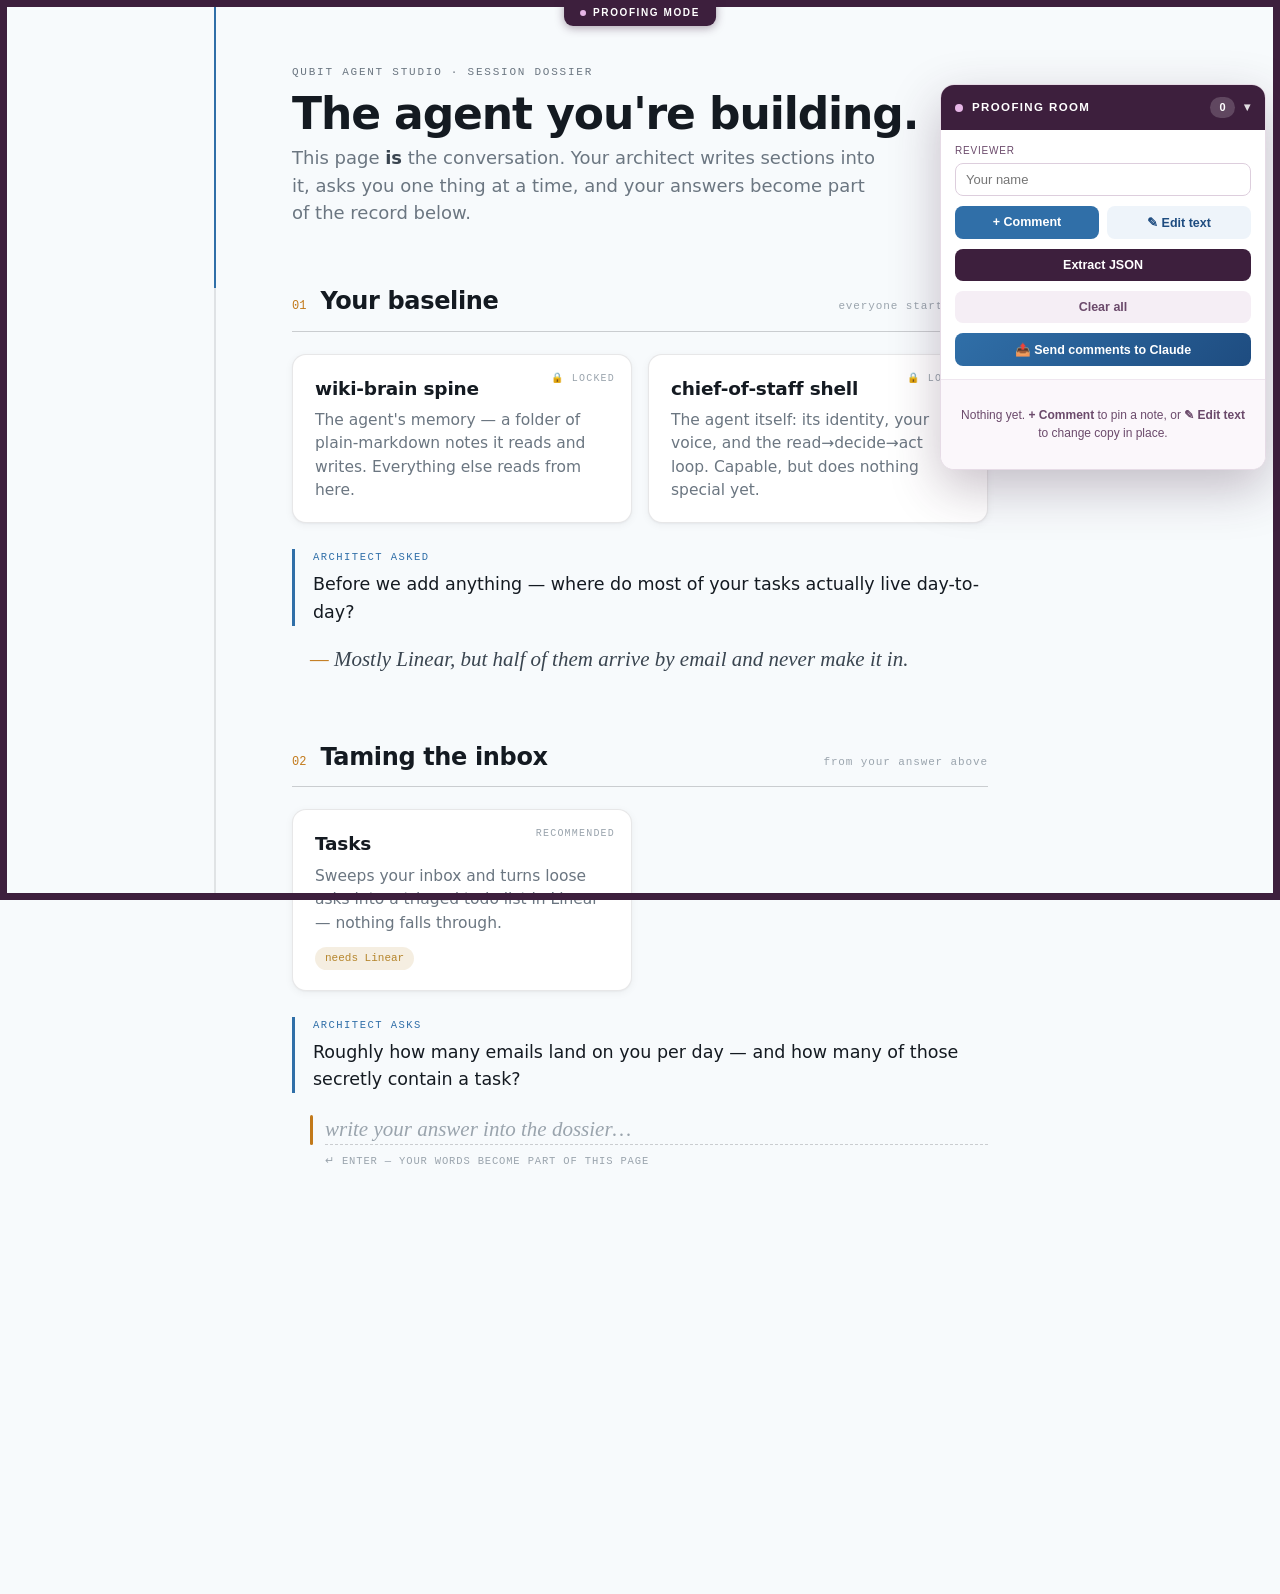
<file: docs/mockups/dossier-journey/v1-dossier.html>
<!DOCTYPE html>
<html lang="en">
<head>
<meta charset="utf-8">
<meta name="viewport" content="width=device-width, initial-scale=1">
<title>V1 — The Dossier · your agent, being written</title>
<style>
  /* SapphireOS tokens */
  @font-face { font-family:'Bricolage Grotesque'; src:url('http://127.0.0.1:8765/static/fonts/BricolageGrotesque.ttf') format('truetype'); font-weight:200 800; font-display:swap; }
  @font-face { font-family:'Hanken Grotesk'; src:url('http://127.0.0.1:8765/static/fonts/HankenGrotesk.ttf') format('truetype'); font-weight:100 900; font-display:swap; }
  @font-face { font-family:'JetBrains Mono'; src:url('http://127.0.0.1:8765/static/fonts/JetBrainsMono-Regular.woff2') format('woff2'); font-weight:400; font-display:swap; }
  @font-face { font-family:'Crimson Pro'; src:url('http://127.0.0.1:8765/static/fonts/CrimsonPro-Regular.woff2') format('woff2'); font-weight:400; font-display:swap; }
  @font-face { font-family:'Crimson Pro'; src:url('http://127.0.0.1:8765/static/fonts/CrimsonPro-Italic.woff2') format('woff2'); font-weight:400; font-style:italic; font-display:swap; }
  :root{
    --canvas:#FFFFFF; --band:#F7FAFC; --sapphire:#306FA8; --sapphire-hover:#1E4C80;
    --tint:#EEF4FA; --tint-2:#DBE8F3; --teal:#347890; --brass:#C2791A; --brass-tint:#F6EDDC;
    --ink:#141A21; --ink-2:#3A4550; --ink-3:#6B7681; --ink-4:#9AA4AD;
    --rule:rgba(20,26,33,.10); --rule-strong:rgba(20,26,33,.20);
    --r-card:14px; --sh-sm:0 1px 2px rgba(20,26,33,.04),0 2px 8px rgba(20,26,33,.05);
    --sh-md:0 2px 6px rgba(20,26,33,.06),0 10px 28px rgba(20,26,33,.09);
    --display:'Bricolage Grotesque',system-ui,sans-serif;
    --body:'Hanken Grotesk',system-ui,sans-serif;
    --mono:'JetBrains Mono',ui-monospace,monospace;
    --serif:'Crimson Pro',Georgia,serif;
  }
  *{box-sizing:border-box} html{scroll-behavior:smooth}
  body{margin:0;background:var(--band);color:var(--ink-2);font-family:var(--body);font-size:17px;line-height:1.55}

  /* document column + rail */
  .doc{max-width:760px;margin:0 auto;padding:64px 32px 40vh;position:relative}
  .rail{position:fixed;left:calc(50% - 380px - 46px);top:0;bottom:0;width:2px;background:var(--rule)}
  .rail i{position:absolute;top:0;left:0;width:2px;height:32%;background:var(--sapphire);transition:height .8s ease}
  @media(max-width:900px){.rail{display:none}.doc{padding-top:40px}}

  .kicker{font-family:var(--mono);font-size:11px;letter-spacing:.16em;text-transform:uppercase;color:var(--ink-3)}
  h1{font-family:var(--display);font-weight:640;font-size:44px;line-height:1.06;letter-spacing:-.025em;color:var(--ink);margin:10px 0 6px}
  .lede{font-size:18px;color:var(--ink-3);margin:0 0 56px;max-width:52ch}
  .lede b{color:var(--ink-2);font-weight:600}

  section{margin:0 0 64px}
  .sec-head{display:flex;align-items:baseline;gap:14px;border-bottom:1px solid var(--rule-strong);padding-bottom:10px;margin-bottom:22px}
  .sec-head .no{font-family:var(--mono);font-size:12px;color:var(--brass)}
  h2{font-family:var(--display);font-weight:600;font-size:24px;letter-spacing:-.015em;color:var(--ink);margin:0}
  .sec-head .why{margin-left:auto;font-family:var(--mono);font-size:11px;color:var(--ink-4);letter-spacing:.08em}

  .cards{display:grid;grid-template-columns:1fr 1fr;gap:16px}
  @media(max-width:640px){.cards{grid-template-columns:1fr}}
  .card{background:var(--canvas);border:1px solid var(--rule);border-radius:var(--r-card);box-shadow:var(--sh-sm);padding:20px 22px;position:relative}
  .card .tag{position:absolute;top:16px;right:16px;font-family:var(--mono);font-size:10px;letter-spacing:.12em;text-transform:uppercase;color:var(--ink-4)}
  .card h3{font-family:var(--display);font-weight:620;font-size:18.5px;color:var(--ink);margin:0 0 6px;letter-spacing:-.01em}
  .card p{margin:0;font-size:15.5px;color:var(--ink-3);line-height:1.5}
  .card.new{animation:settle .7s ease both}
  .card .price{display:inline-block;margin-top:12px;font-family:var(--mono);font-size:11px;padding:3px 10px;border-radius:999px;background:rgba(46,125,91,.12);color:#2E7D5B}
  .card .price.warn{background:rgba(181,133,43,.14);color:#B5852B}
  @keyframes settle{from{opacity:0;transform:translateY(14px)}to{opacity:1;transform:none}}

  /* the interview: agent asks in sans, the HUMAN is the serif — their words are the quoted material */
  .ask{margin:26px 0 0;padding-left:18px;border-left:3px solid var(--sapphire)}
  .ask .who{font-family:var(--mono);font-size:10.5px;letter-spacing:.14em;text-transform:uppercase;color:var(--sapphire);margin-bottom:6px}
  .ask p{margin:0;font-size:17.5px;color:var(--ink)}
  .answer{margin:18px 0 0 18px;font-family:var(--serif);font-style:italic;font-size:21px;line-height:1.5;color:var(--ink-2)}
  .answer::before{content:'— ';color:var(--brass)}

  /* the blended input: the document's next line, not a chat box */
  .writeline{margin:22px 0 0 18px;display:flex;align-items:flex-start;gap:12px}
  .writeline .bar{width:3px;align-self:stretch;background:var(--brass);border-radius:2px;animation:breathe 1.6s ease-in-out infinite}
  @keyframes breathe{50%{opacity:.35}}
  .writeline input{flex:1;border:0;outline:0;background:transparent;font-family:var(--serif);font-style:italic;font-size:21px;color:var(--ink);padding:2px 0;border-bottom:1px dashed var(--rule-strong)}
  .writeline input::placeholder{color:var(--ink-4)}
  .writeline input:focus{border-bottom-color:var(--brass)}
  .hint{margin:8px 0 0 33px;font-family:var(--mono);font-size:10.5px;color:var(--ink-4);letter-spacing:.08em}

  .hidden{display:none}
  @media (prefers-reduced-motion:reduce){.card.new{animation:none}.writeline .bar{animation:none}}
</style>
</head>
<body>
<div class="rail"><i id="railfill"></i></div>
<main class="doc">
  <div class="kicker">qubit agent studio · session dossier</div>
  <h1>The agent you're building.</h1>
  <p class="lede">This page <b>is</b> the conversation. Your architect writes sections into it, asks you one thing at a time, and your answers become part of the record below.</p>

  <!-- 01 · already-fossilized exchange: shows how history reads -->
  <section>
    <div class="sec-head"><span class="no">01</span><h2>Your baseline</h2><span class="why">everyone starts here</span></div>
    <div class="cards">
      <div class="card"><span class="tag">🔒 locked</span><h3>wiki-brain spine</h3><p>The agent's memory — a folder of plain-markdown notes it reads and writes. Everything else reads from here.</p></div>
      <div class="card"><span class="tag">🔒 locked</span><h3>chief-of-staff shell</h3><p>The agent itself: its identity, your voice, and the read→decide→act loop. Capable, but does nothing special yet.</p></div>
    </div>
    <div class="ask"><div class="who">architect asked</div><p>Before we add anything — where do most of your tasks actually live day-to-day?</p></div>
    <div class="answer">Mostly Linear, but half of them arrive by email and never make it in.</div>
  </section>

  <!-- 02 · the live beat: question + blended input -->
  <section id="live">
    <div class="sec-head"><span class="no">02</span><h2>Taming the inbox</h2><span class="why">from your answer above</span></div>
    <div class="cards">
      <div class="card new"><span class="tag">recommended</span><h3>Tasks</h3><p>Sweeps your inbox and turns loose asks into a triaged todo list in Linear — nothing falls through.</p><span class="price warn">needs Linear</span></div>
    </div>
    <div class="ask"><div class="who">architect asks</div><p id="q2">Roughly how many emails land on you per day — and how many of those secretly contain a task?</p></div>
    <div class="answer hidden" id="a2"></div>
    <div class="writeline" id="wl"><span class="bar"></span><input id="inp" placeholder="write your answer into the dossier…" autocomplete="off"></div>
    <div class="hint" id="hint">↵ ENTER — YOUR WORDS BECOME PART OF THIS PAGE</div>
  </section>

  <!-- 03 · prepared next beat, revealed on answer -->
  <section class="hidden" id="next">
    <div class="sec-head"><span class="no">03</span><h2>Your mornings</h2><span class="why">next topic</span></div>
    <div class="cards">
      <div class="card new"><span class="tag">candidate</span><h3>Daily debrief</h3><p>A morning brief that sweeps your inbox, calendar and queues and tells you what to actually focus on today.</p><span class="price warn">needs Google</span></div>
    </div>
    <div class="ask"><div class="who">architect asks</div><p>Walk me through the first 20 minutes of your workday — what do you check, in what order?</p></div>
    <div class="writeline"><span class="bar"></span><input placeholder="write your answer into the dossier…"></div>
  </section>
</main>
<script>
  const inp=document.getElementById('inp');
  inp.addEventListener('keydown',e=>{
    if(e.key!=='Enter'||!inp.value.trim())return;
    const a=document.getElementById('a2');a.textContent=inp.value.trim();a.classList.remove('hidden');
    document.getElementById('wl').remove();document.getElementById('hint').remove();
    const nx=document.getElementById('next');nx.classList.remove('hidden');
    document.getElementById('railfill').style.height='58%';
    nx.scrollIntoView({behavior:'smooth',block:'start'});
    nx.querySelector('input').focus({preventScroll:true});
  });
</script>
<script src="proofing-room.js"></script>
</body>
</html>
</file>
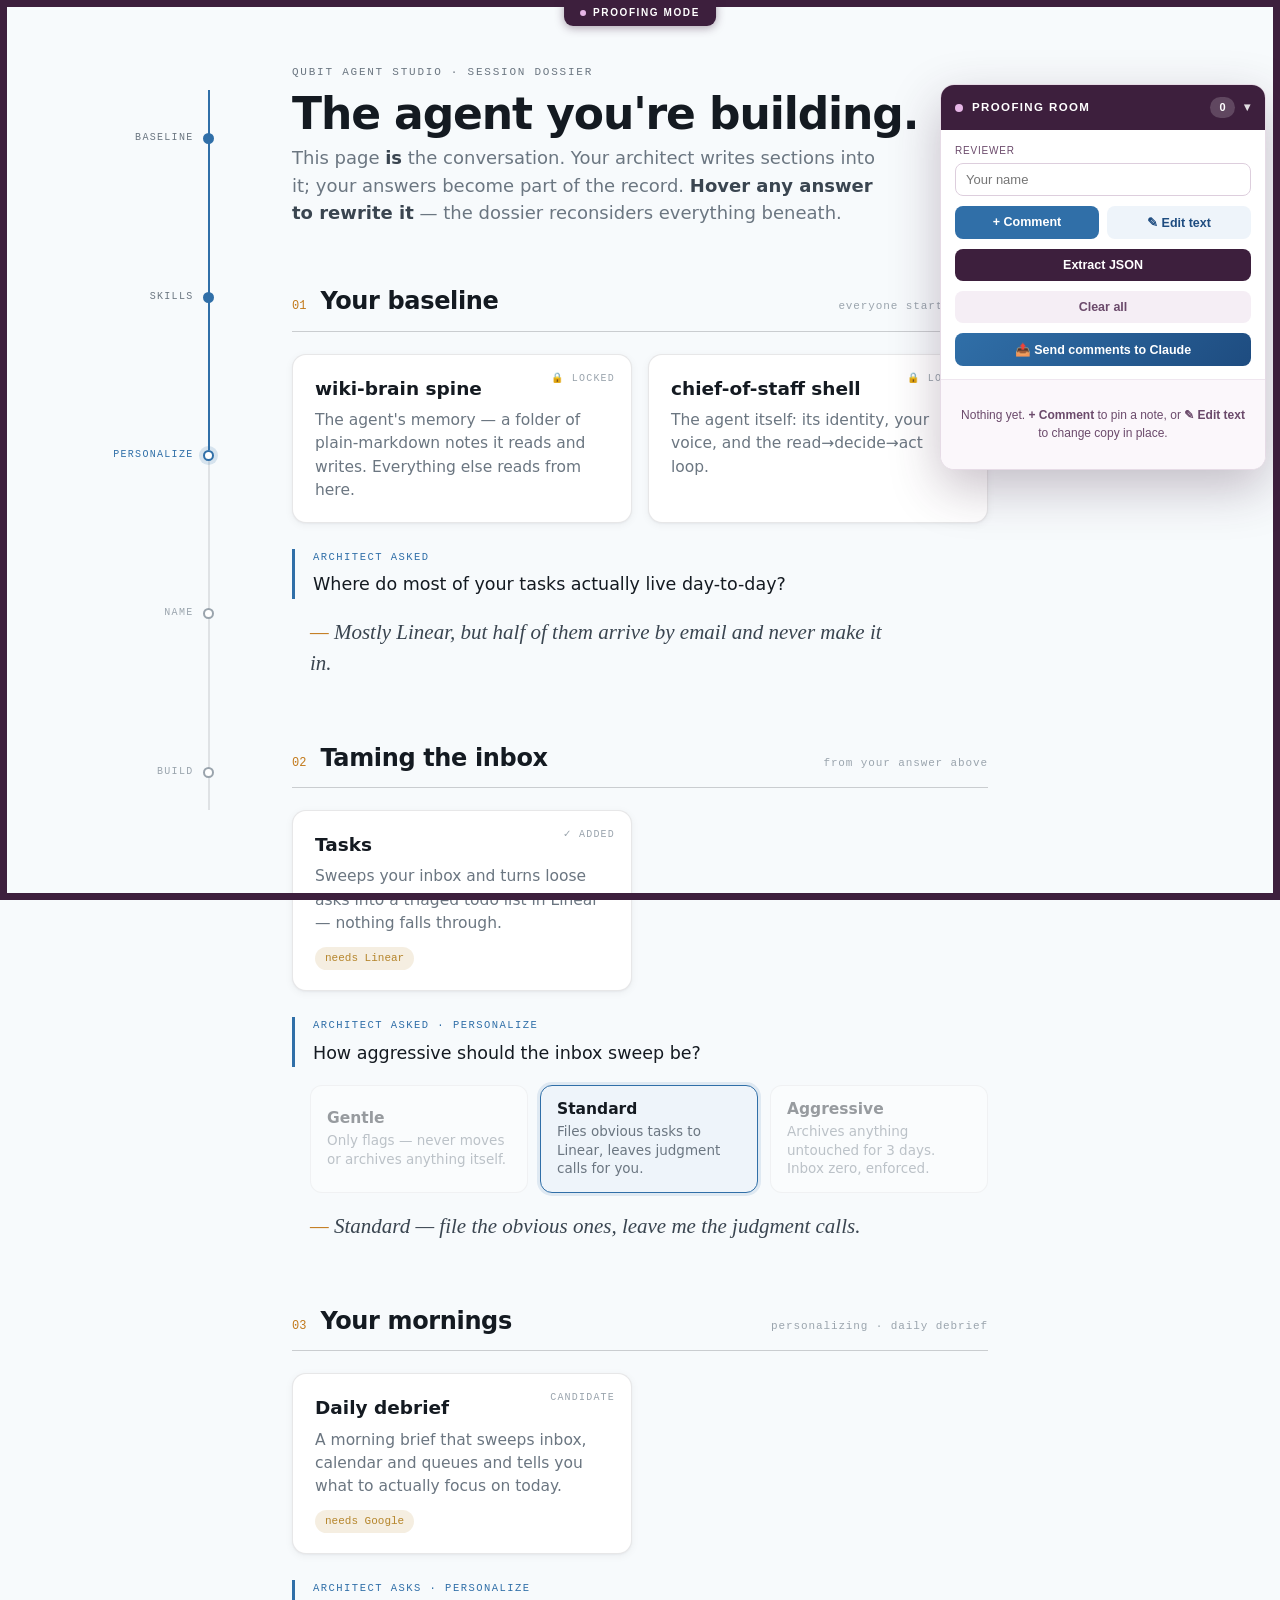
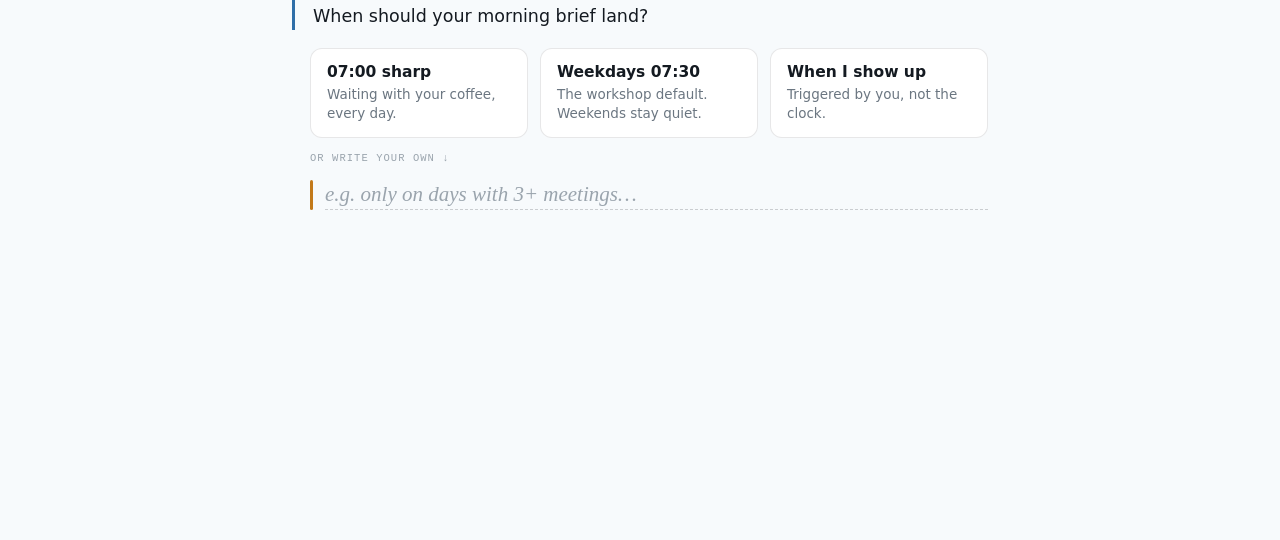
<file: docs/mockups/dossier-journey/v1b-dossier-journey.html>
<!DOCTYPE html>
<html lang="en">
<head>
<meta charset="utf-8">
<meta name="viewport" content="width=device-width, initial-scale=1">
<title>V1.5 — The Dossier, end to end · undo + choice cards + signature close</title>
<style>
  @font-face { font-family:'Bricolage Grotesque'; src:url('http://127.0.0.1:8765/static/fonts/BricolageGrotesque.ttf') format('truetype'); font-weight:200 800; font-display:swap; }
  @font-face { font-family:'Hanken Grotesk'; src:url('http://127.0.0.1:8765/static/fonts/HankenGrotesk.ttf') format('truetype'); font-weight:100 900; font-display:swap; }
  @font-face { font-family:'JetBrains Mono'; src:url('http://127.0.0.1:8765/static/fonts/JetBrainsMono-Regular.woff2') format('woff2'); font-weight:400; font-display:swap; }
  @font-face { font-family:'Crimson Pro'; src:url('http://127.0.0.1:8765/static/fonts/CrimsonPro-Regular.woff2') format('woff2'); font-weight:400; font-display:swap; }
  @font-face { font-family:'Crimson Pro'; src:url('http://127.0.0.1:8765/static/fonts/CrimsonPro-Italic.woff2') format('woff2'); font-weight:400; font-style:italic; font-display:swap; }
  :root{
    --canvas:#FFFFFF; --band:#F7FAFC; --sapphire:#306FA8; --sapphire-hover:#1E4C80;
    --tint:#EEF4FA; --tint-2:#DBE8F3; --brass:#C2791A; --brass-tint:#F6EDDC;
    --ink:#141A21; --ink-2:#3A4550; --ink-3:#6B7681; --ink-4:#9AA4AD;
    --rule:rgba(20,26,33,.10); --rule-strong:rgba(20,26,33,.20);
    --r-card:14px; --sh-sm:0 1px 2px rgba(20,26,33,.04),0 2px 8px rgba(20,26,33,.05);
    --sh-md:0 2px 6px rgba(20,26,33,.06),0 10px 28px rgba(20,26,33,.09);
    --display:'Bricolage Grotesque',system-ui,sans-serif;
    --body:'Hanken Grotesk',system-ui,sans-serif;
    --mono:'JetBrains Mono',ui-monospace,monospace;
    --serif:'Crimson Pro',Georgia,serif;
  }
  *{box-sizing:border-box} html{scroll-behavior:smooth}
  body{margin:0;background:var(--band);color:var(--ink-2);font-family:var(--body);font-size:17px;line-height:1.55}
  .doc{max-width:760px;margin:0 auto;padding:64px 32px 30vh;position:relative}
  .rail{position:fixed;left:calc(50% - 380px - 52px);top:10vh;bottom:10vh;width:2px;background:var(--rule)}
  .rail > i{position:absolute;top:0;left:0;width:2px;height:12%;background:var(--sapphire);transition:height .8s ease}
  /* journey map: named phases along the rail, colouring in as chapters close */
  .node{position:absolute;left:-5.5px;cursor:pointer}
  .node b{display:block;width:11px;height:11px;border-radius:50%;background:var(--canvas);border:2px solid var(--ink-4);transition:all .3s ease}
  .node span{position:absolute;right:20px;top:-3px;white-space:nowrap;font-family:var(--mono);font-size:10px;
    letter-spacing:.13em;text-transform:uppercase;color:var(--ink-4);transition:color .3s ease}
  .node.done b{background:var(--sapphire);border-color:var(--sapphire)}
  .node.done span{color:var(--ink-3)}
  .node.now b{border-color:var(--sapphire);box-shadow:0 0 0 4px rgba(48,111,168,.16);animation:ring 1.8s ease-in-out infinite}
  .node.now span{color:var(--sapphire);font-weight:500}
  .node.stale b{border-color:var(--brass);background:var(--brass-tint);box-shadow:none;animation:none}
  .node.stale span{color:var(--brass)}
  @keyframes ring{50%{box-shadow:0 0 0 7px rgba(48,111,168,.08)}}
  @media(max-width:900px){.rail{display:none}.doc{padding-top:40px}}
  @media (prefers-reduced-motion:reduce){.node.now b{animation:none}}

  .kicker{font-family:var(--mono);font-size:11px;letter-spacing:.16em;text-transform:uppercase;color:var(--ink-3)}
  h1{font-family:var(--display);font-weight:640;font-size:44px;line-height:1.06;letter-spacing:-.025em;color:var(--ink);margin:10px 0 6px}
  .lede{font-size:18px;color:var(--ink-3);margin:0 0 56px;max-width:52ch}
  .lede b{color:var(--ink-2);font-weight:600}

  section{margin:0 0 60px;position:relative;transition:opacity .4s ease}
  .sec-head{display:flex;align-items:baseline;gap:14px;border-bottom:1px solid var(--rule-strong);padding-bottom:10px;margin-bottom:22px}
  .sec-head .no{font-family:var(--mono);font-size:12px;color:var(--brass)}
  h2{font-family:var(--display);font-weight:600;font-size:24px;letter-spacing:-.015em;color:var(--ink);margin:0}
  .sec-head .why{margin-left:auto;font-family:var(--mono);font-size:11px;color:var(--ink-4);letter-spacing:.08em}

  .cards{display:grid;grid-template-columns:1fr 1fr;gap:16px}
  @media(max-width:640px){.cards{grid-template-columns:1fr}}
  .card{background:var(--canvas);border:1px solid var(--rule);border-radius:var(--r-card);box-shadow:var(--sh-sm);padding:20px 22px;position:relative}
  .card .tag{position:absolute;top:16px;right:16px;font-family:var(--mono);font-size:10px;letter-spacing:.12em;text-transform:uppercase;color:var(--ink-4)}
  .card h3{font-family:var(--display);font-weight:620;font-size:18.5px;color:var(--ink);margin:0 0 6px}
  .card p{margin:0;font-size:15.5px;color:var(--ink-3);line-height:1.5}
  .card .price{display:inline-block;margin-top:12px;font-family:var(--mono);font-size:11px;padding:3px 10px;border-radius:999px;background:rgba(181,133,43,.14);color:#B5852B}

  .ask{margin:26px 0 0;padding-left:18px;border-left:3px solid var(--sapphire)}
  .ask .who{font-family:var(--mono);font-size:10.5px;letter-spacing:.14em;text-transform:uppercase;color:var(--sapphire);margin-bottom:6px}
  .ask p{margin:0;font-size:17.5px;color:var(--ink)}

  /* fossilized answer + the undo affordance */
  .answer{margin:18px 0 0 18px;font-family:var(--serif);font-style:italic;font-size:21px;line-height:1.5;color:var(--ink-2);position:relative;padding-right:90px}
  .answer::before{content:'— ';color:var(--brass)}
  .answer .rewrite{position:absolute;right:0;top:4px;font-family:var(--mono);font-style:normal;font-size:10.5px;letter-spacing:.08em;
    color:var(--ink-4);background:none;border:1px solid var(--rule);border-radius:999px;padding:4px 11px;cursor:pointer;opacity:0;transition:opacity .15s,color .15s,border-color .15s}
  .answer:hover .rewrite{opacity:1}
  .answer .rewrite:hover{color:var(--brass);border-color:var(--brass)}
  .answer .redone{font-family:var(--mono);font-style:normal;font-size:10px;letter-spacing:.1em;color:var(--brass);background:var(--brass-tint);border-radius:999px;padding:3px 9px;margin-left:10px;vertical-align:middle}

  /* choice cards — the personalize ask, as dossier material */
  .choices{display:grid;grid-template-columns:repeat(3,1fr);gap:12px;margin:18px 0 0 18px}
  @media(max-width:640px){.choices{grid-template-columns:1fr}}
  .choice{background:var(--canvas);border:1.5px solid var(--rule);border-radius:12px;padding:14px 16px;cursor:pointer;text-align:left;font-family:var(--body);transition:border-color .15s,box-shadow .15s,transform .15s}
  .choice:hover{border-color:var(--sapphire);box-shadow:var(--sh-sm);transform:translateY(-2px)}
  .choice b{display:block;font-size:15.5px;color:var(--ink);font-weight:650;margin-bottom:4px}
  .choice span{font-size:13.5px;color:var(--ink-3);line-height:1.4}
  .choice.picked{border-color:var(--sapphire);background:var(--tint);box-shadow:0 0 0 3px rgba(48,111,168,.12)}
  .choice.dim{opacity:.42}
  .or{margin:12px 0 0 18px;font-family:var(--mono);font-size:10.5px;letter-spacing:.1em;color:var(--ink-4)}

  .writeline{margin:14px 0 0 18px;display:flex;align-items:flex-start;gap:12px}
  .writeline .bar{width:3px;align-self:stretch;background:var(--brass);border-radius:2px;animation:breathe 1.6s ease-in-out infinite}
  @keyframes breathe{50%{opacity:.35}}
  .writeline input{flex:1;border:0;outline:0;background:transparent;font-family:var(--serif);font-style:italic;font-size:21px;color:var(--ink);padding:2px 0;border-bottom:1px dashed var(--rule-strong)}
  .writeline input::placeholder{color:var(--ink-4)}
  .writeline input:focus{border-bottom-color:var(--brass)}

  /* stale: the dossier below a rewritten answer */
  section.stale{opacity:.38;pointer-events:none;filter:saturate(.6)}
  .stale-note{margin:0 0 60px;padding:12px 18px;border:1px dashed var(--brass);border-radius:10px;background:var(--brass-tint);
    font-family:var(--mono);font-size:11.5px;letter-spacing:.06em;color:var(--brass)}

  /* the close: sign the dossier */
  .closing{border-top:2px solid var(--ink);padding-top:26px}
  .manifest{display:flex;flex-wrap:wrap;gap:8px;margin:0 0 26px}
  .manifest .m{font-family:var(--mono);font-size:11.5px;padding:5px 12px;border-radius:999px;background:var(--tint);border:1px solid var(--tint-2);color:var(--sapphire)}
  .manifest .m.lock{background:var(--band);border-color:var(--rule);color:var(--ink-3)}
  .sig-row{display:flex;align-items:flex-end;gap:26px;flex-wrap:wrap}
  .sigline{flex:1;min-width:240px}
  .sigline .name{font-family:var(--serif);font-style:italic;font-size:30px;color:var(--ink);padding:0 4px 8px;border-bottom:1.5px solid var(--ink);min-height:44px}
  .sigline .cap{font-family:var(--mono);font-size:10px;letter-spacing:.14em;text-transform:uppercase;color:var(--ink-4);margin-top:7px}
  .buildbtn{border:0;border-radius:12px;background:var(--sapphire);color:#fff;font-family:var(--display);font-weight:620;font-size:18px;
    letter-spacing:-.01em;padding:16px 30px;cursor:pointer;box-shadow:var(--sh-md);transition:background .15s,transform .15s}
  .buildbtn:hover{background:var(--sapphire-hover);transform:translateY(-2px)}
  .buildbtn i{font-style:normal;margin-left:8px}

  .hidden{display:none}
  @media (prefers-reduced-motion:reduce){.writeline .bar{animation:none}.choice:hover,.buildbtn:hover{transform:none}}
</style>
</head>
<body>
<div class="rail"><i id="railfill"></i>
  <div class="node" data-step="1" style="top:6%"><b></b><span>baseline</span></div>
  <div class="node" data-step="2" style="top:28%"><b></b><span>skills</span></div>
  <div class="node" data-step="3" style="top:50%"><b></b><span>personalize</span></div>
  <div class="node" data-step="4" style="top:72%"><b></b><span>name</span></div>
  <div class="node" data-step="5" style="top:94%"><b></b><span>build</span></div>
</div>
<main class="doc">
  <div class="kicker">qubit agent studio · session dossier</div>
  <h1>The agent you're building.</h1>
  <p class="lede">This page <b>is</b> the conversation. Your architect writes sections into it; your answers become part of the record. <b>Hover any answer to rewrite it</b> — the dossier reconsiders everything beneath.</p>

  <!-- 01 · baseline, fossilized, with working undo -->
  <section id="s1" data-step="1">
    <div class="sec-head"><span class="no">01</span><h2>Your baseline</h2><span class="why">everyone starts here</span></div>
    <div class="cards">
      <div class="card"><span class="tag">🔒 locked</span><h3>wiki-brain spine</h3><p>The agent's memory — a folder of plain-markdown notes it reads and writes. Everything else reads from here.</p></div>
      <div class="card"><span class="tag">🔒 locked</span><h3>chief-of-staff shell</h3><p>The agent itself: its identity, your voice, and the read→decide→act loop.</p></div>
    </div>
    <div class="ask"><div class="who">architect asked</div><p>Where do most of your tasks actually live day-to-day?</p></div>
    <div class="answer" data-q="Where do your tasks live?">Mostly Linear, but half of them arrive by email and never make it in.<button class="rewrite">↺ rewrite</button></div>
  </section>

  <!-- 02 · a skill landed + a PERSONALIZE choice, already answered via cards -->
  <section id="s2" data-step="2">
    <div class="sec-head"><span class="no">02</span><h2>Taming the inbox</h2><span class="why">from your answer above</span></div>
    <div class="cards">
      <div class="card"><span class="tag">✓ added</span><h3>Tasks</h3><p>Sweeps your inbox and turns loose asks into a triaged todo list in Linear — nothing falls through.</p><span class="price">needs Linear</span></div>
    </div>
    <div class="ask"><div class="who">architect asked · personalize</div><p>How aggressive should the inbox sweep be?</p></div>
    <div class="choices" id="c2">
      <button class="choice dim" data-a="Gentle — flag things, never move anything without me."><b>Gentle</b><span>Only flags — never moves or archives anything itself.</span></button>
      <button class="choice picked" data-a="Standard — file the obvious ones, leave me the judgment calls."><b>Standard</b><span>Files obvious tasks to Linear, leaves judgment calls for you.</span></button>
      <button class="choice dim" data-a="Aggressive — archive anything I haven't touched in 3 days."><b>Aggressive</b><span>Archives anything untouched for 3 days. Inbox zero, enforced.</span></button>
    </div>
    <div class="answer" data-q="How aggressive should the sweep be?">Standard — file the obvious ones, leave me the judgment calls.<button class="rewrite">↺ rewrite</button></div>
  </section>

  <!-- 03 · LIVE personalize beat: choice cards + custom line -->
  <section id="s3" data-step="3">
    <div class="sec-head"><span class="no">03</span><h2>Your mornings</h2><span class="why">personalizing · daily debrief</span></div>
    <div class="cards">
      <div class="card"><span class="tag">candidate</span><h3>Daily debrief</h3><p>A morning brief that sweeps inbox, calendar and queues and tells you what to actually focus on today.</p><span class="price">needs Google</span></div>
    </div>
    <div class="ask"><div class="who">architect asks · personalize</div><p>When should your morning brief land?</p></div>
    <div class="choices" id="c3">
      <button class="choice" data-a="7:00 sharp, before the day starts moving."><b>07:00 sharp</b><span>Waiting with your coffee, every day.</span></button>
      <button class="choice" data-a="Weekdays at 7:30 — weekends are mine."><b>Weekdays 07:30</b><span>The workshop default. Weekends stay quiet.</span></button>
      <button class="choice" data-a="Whenever I first open my laptop."><b>When I show up</b><span>Triggered by you, not the clock.</span></button>
    </div>
    <div class="or">OR WRITE YOUR OWN ↓</div>
    <div class="answer hidden" id="a3" data-q="When should the brief land?"></div>
    <div class="writeline" id="wl3"><span class="bar"></span><input id="inp3" placeholder="e.g. only on days with 3+ meetings…" autocomplete="off"></div>
  </section>

  <!-- 04 · naming, revealed -->
  <section class="hidden" id="s4" data-step="4">
    <div class="sec-head"><span class="no">04</span><h2>Name it</h2><span class="why">it's yours now</span></div>
    <div class="ask"><div class="who">architect asks</div><p>Every chief of staff needs a name. What's yours called?</p></div>
    <div class="answer hidden" id="a4" data-q="What's it called?"></div>
    <div class="writeline" id="wl4"><span class="bar"></span><input id="inp4" placeholder="e.g. atlas, my-cos, friday…" autocomplete="off"></div>
  </section>

  <!-- 05 · the signature close -->
  <section class="hidden closing" id="s5" data-step="5">
    <div class="sec-head"><span class="no">05</span><h2>Sign &amp; build</h2><span class="why">the dossier becomes an agent</span></div>
    <div class="manifest">
      <span class="m lock">🔒 wiki-brain</span><span class="m lock">🔒 cos-shell</span>
      <span class="m">tasks · standard sweep</span><span class="m" id="m-brief">daily debrief</span>
    </div>
    <div class="sig-row">
      <div class="sigline"><div class="name" id="signame">&nbsp;</div><div class="cap">signed — this is the agent I want</div></div>
      <button class="buildbtn">Build my agent<i>▶</i></button>
    </div>
  </section>
</main>

<script>
  const $=s=>document.querySelector(s);
  /* ---- journey map: phase state drives the rail ---- */
  let phase=3; // 1 baseline · 2 skills · 3 personalize · 4 name · 5 build
  function setPhase(p){ phase=p;
    document.querySelectorAll('.rail .node').forEach(n=>{
      const s=+n.dataset.step; n.classList.remove('done','now','stale');
      if(s<p)n.classList.add('done'); else if(s===p)n.classList.add('now');
    });
    const now=document.querySelector('.rail .node[data-step="'+Math.min(p,5)+'"]');
    $('#railfill').style.height=(p>5?'100':parseFloat(now.style.top))+'%';
  }
  document.querySelectorAll('.rail .node').forEach(n=>n.addEventListener('click',()=>{
    const sec=document.getElementById('s'+n.dataset.step);
    if(sec&&!sec.classList.contains('hidden'))sec.scrollIntoView({behavior:'smooth',block:'center'});
  }));
  const railTo=()=>{}; // superseded by setPhase
  setPhase(3);

  /* ---- shared helpers ---- */
  const esc=t=>t.replace(/</g,'&lt;');
  function markPicked(grp,text){ if(!grp)return;
    grp.querySelectorAll('.choice').forEach(o=>{
      o.classList.add('dim'); o.classList.remove('picked');
      if(o.dataset.a===text){o.classList.remove('dim');o.classList.add('picked');}
    });
  }
  // section-specific side effects when an answer lands (forward OR rewrite)
  function sideEffects(sec,text){
    if(sec.id==='s3') $('#m-brief').textContent='daily debrief · '+(text.length>34?text.slice(0,31)+'…':text).toLowerCase();
    if(sec.id==='s4') $('#signame').textContent=text;
  }

  /* ---- forward motion: the live beat (§03 cards-or-line, §04 line) ---- */
  function fossilize3(text){
    markPicked($('#c3'),text); sideEffects($('#s3'),text);
    const a=$('#a3'); a.innerHTML=esc(text)+'<button class="rewrite">↺ rewrite</button>';
    a.classList.remove('hidden'); $('#wl3').classList.add('hidden');
    $('#s4').classList.remove('hidden'); setPhase(4);
    $('#s4').scrollIntoView({behavior:'smooth',block:'center'}); $('#inp4').focus({preventScroll:true});
    wireRewrites();
  }
  $('#inp3').addEventListener('keydown',e=>{ if(e.key==='Enter'&&e.target.value.trim()) fossilize3(e.target.value.trim()); });
  $('#inp4').addEventListener('keydown',e=>{ if(e.key==='Enter'&&e.target.value.trim()){
    const v=e.target.value.trim();
    const a=$('#a4'); a.innerHTML=esc(v)+'<button class="rewrite">↺ rewrite</button>'; a.classList.remove('hidden');
    $('#wl4').classList.add('hidden'); sideEffects($('#s4'),v); $('#s5').classList.remove('hidden');
    setPhase(5); $('#s5').scrollIntoView({behavior:'smooth',block:'center'}); wireRewrites(); }});
  document.querySelector('.buildbtn').addEventListener('click',function(){
    this.textContent='✓ signed — building…'; this.disabled=true; setPhase(6);
  });

  /* ---- UNDO: rewrite an answer. Choice sections REOPEN their cards; every
     section gets the writeline back; the dossier below goes stale until it
     re-settles. One rewrite at a time. ---- */
  let rw=null;
  function wireRewrites(){ document.querySelectorAll('.answer .rewrite').forEach(btn=>{
    if(btn.dataset.wired)return; btn.dataset.wired='1';
    btn.addEventListener('click',()=>{
      if(rw)return; // finish the open rewrite first
      const ans=btn.closest('.answer'), sec=ans.closest('section');
      const later=[...document.querySelectorAll('section:not(.hidden)')].filter(s=>+s.dataset.step>+sec.dataset.step);
      later.forEach(s=>s.classList.add('stale'));
      document.querySelectorAll('.rail .node').forEach(n=>{ if(+n.dataset.step>+sec.dataset.step&&!document.getElementById('s'+n.dataset.step).classList.contains('hidden'))n.classList.add('stale'); });
      const note=document.createElement('div'); note.className='stale-note';
      note.textContent='⟲ REWRITING §'+sec.dataset.step.padStart(2,'0')+' — THE ARCHITECT WILL RECONSIDER EVERYTHING BELOW';
      sec.after(note);
      // choice sections: the cards wake back up, re-choosable
      const grp=sec.querySelector('.choices');
      if(grp){ grp.classList.add('reopen'); grp.querySelectorAll('.choice').forEach(o=>o.classList.remove('dim')); }
      // and the fossil melts back into a writeline, pre-filled with the old words
      const old=ans.childNodes[0].textContent.trim();
      const wl=document.createElement('div'); wl.className='writeline';
      wl.innerHTML='<span class="bar"></span><input autocomplete="off">';
      const inp=wl.querySelector('input'); inp.value=old;
      ans.replaceWith(wl); inp.focus(); inp.select();
      rw={sec,grp,note,later,wl,q:ans.dataset.q||'',
        finish(text){
          const na=document.createElement('div'); na.className='answer'; na.dataset.q=this.q;
          na.innerHTML=esc(text)+'<span class="redone">rewritten ↺</span><button class="rewrite">↺ rewrite</button>';
          this.wl.replaceWith(na); this.note.remove();
          this.later.forEach(s=>s.classList.remove('stale'));
          if(this.grp){ this.grp.classList.remove('reopen'); markPicked(this.grp,text); }
          sideEffects(this.sec,text); setPhase(phase); rw=null; wireRewrites();
        }};
      inp.addEventListener('keydown',ev=>{ if(ev.key==='Enter'&&inp.value.trim()) rw.finish(inp.value.trim()); });
    });
  });}
  wireRewrites();

  /* ---- one delegated handler for ALL choice cards: live beat or reopen ---- */
  document.addEventListener('click',e=>{
    const ch=e.target.closest('.choice'); if(!ch)return;
    const grp=ch.closest('.choices');
    if(rw && rw.grp===grp){ rw.finish(ch.dataset.a); return; }          // re-choosing during a rewrite
    if(grp.id==='c3' && $('#a3').classList.contains('hidden')) fossilize3(ch.dataset.a);  // the live beat
  });
</script>
<script src="proofing-room.js"></script>
</body>
</html>
</file>
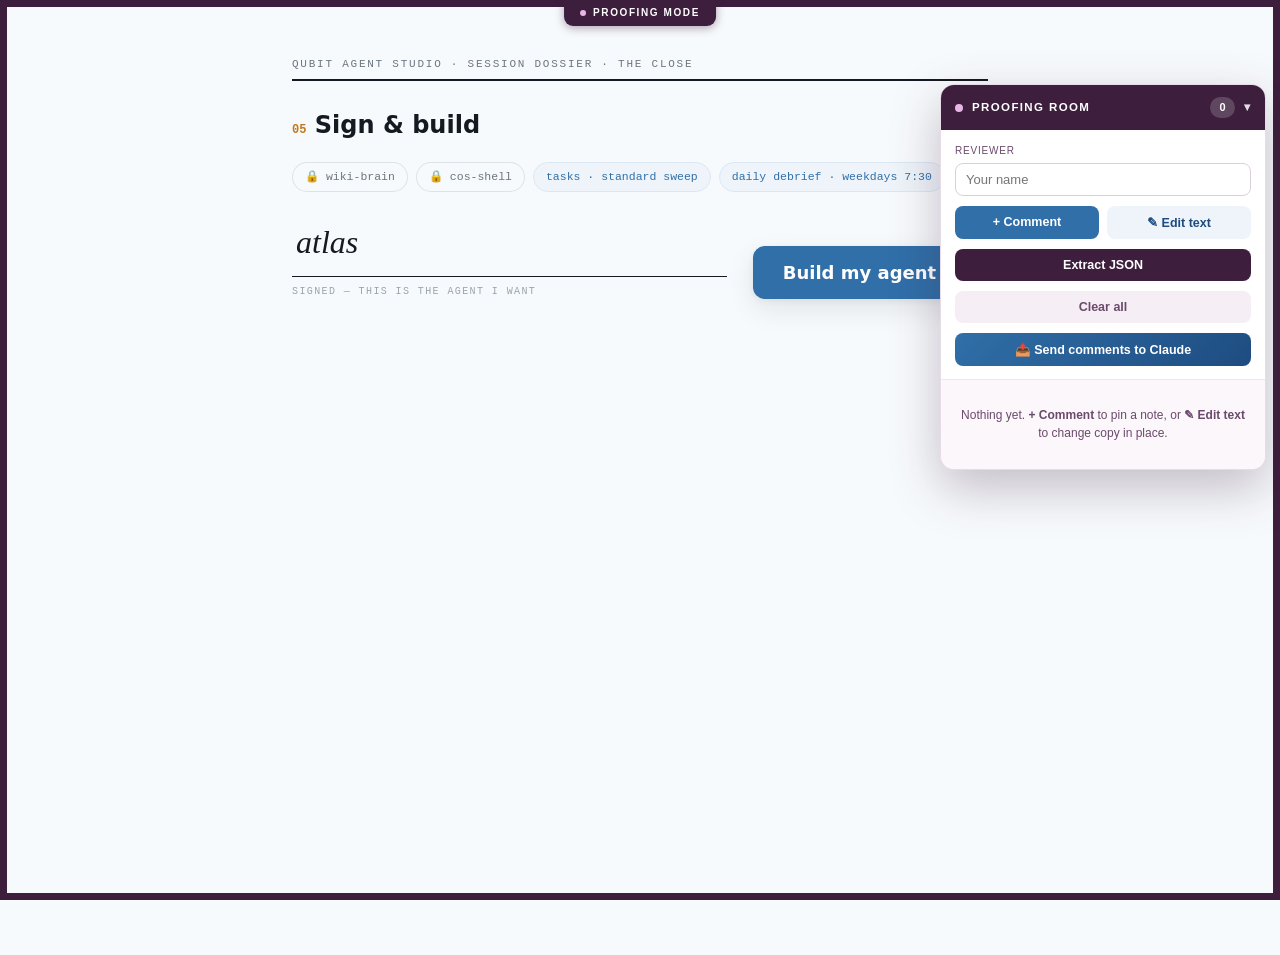
<file: docs/mockups/dossier-journey/v1c-finale.html>
<!DOCTYPE html>
<html lang="en">
<head>
<meta charset="utf-8">
<meta name="viewport" content="width=device-width, initial-scale=1">
<title>V1.5 finale — sign · bind · assemble · first breath · launch</title>
<style>
  @font-face { font-family:'Bricolage Grotesque'; src:url('http://127.0.0.1:8765/static/fonts/BricolageGrotesque.ttf') format('truetype'); font-weight:200 800; font-display:swap; }
  @font-face { font-family:'Hanken Grotesk'; src:url('http://127.0.0.1:8765/static/fonts/HankenGrotesk.ttf') format('truetype'); font-weight:100 900; font-display:swap; }
  @font-face { font-family:'JetBrains Mono'; src:url('http://127.0.0.1:8765/static/fonts/JetBrainsMono-Regular.woff2') format('woff2'); font-weight:400; font-display:swap; }
  @font-face { font-family:'Crimson Pro'; src:url('http://127.0.0.1:8765/static/fonts/CrimsonPro-Italic.woff2') format('woff2'); font-weight:400; font-style:italic; font-display:swap; }
  :root{
    --canvas:#FFFFFF; --band:#F7FAFC; --sapphire:#306FA8; --sapphire-hover:#1E4C80;
    --tint:#EEF4FA; --tint-2:#DBE8F3; --brass:#C2791A; --brass-tint:#F6EDDC;
    --ink:#141A21; --ink-2:#3A4550; --ink-3:#6B7681; --ink-4:#9AA4AD;
    --rule:rgba(20,26,33,.10); --rule-strong:rgba(20,26,33,.20); --ok:#2E7D5B;
    --r-card:14px; --sh-sm:0 1px 2px rgba(20,26,33,.04),0 2px 8px rgba(20,26,33,.05);
    --sh-md:0 2px 6px rgba(20,26,33,.06),0 10px 28px rgba(20,26,33,.09);
    --display:'Bricolage Grotesque',system-ui,sans-serif;
    --body:'Hanken Grotesk',system-ui,sans-serif;
    --mono:'JetBrains Mono',ui-monospace,monospace;
    --serif:'Crimson Pro',Georgia,serif;
  }
  *{box-sizing:border-box}
  body{margin:0;background:var(--band);color:var(--ink-2);font-family:var(--body);font-size:17px;line-height:1.55;overflow-x:hidden}
  .wrap{max-width:760px;margin:0 auto;padding:56px 32px 20vh}
  .kicker{font-family:var(--mono);font-size:11px;letter-spacing:.16em;text-transform:uppercase;color:var(--ink-3);margin-bottom:6px}

  /* ═══ BEAT 0: the dossier's final chapter, ready to sign ═══ */
  .closing{border-top:2px solid var(--ink);padding-top:26px;transition:opacity .6s ease}
  h2{font-family:var(--display);font-weight:600;font-size:24px;color:var(--ink);margin:0 0 18px}
  .manifest{display:flex;flex-wrap:wrap;gap:8px;margin:0 0 26px}
  .m{font-family:var(--mono);font-size:11.5px;padding:5px 12px;border-radius:999px;background:var(--tint);border:1px solid var(--tint-2);color:var(--sapphire)}
  .m.lock{background:var(--band);border-color:var(--rule);color:var(--ink-3)}
  .sig-row{display:flex;align-items:flex-end;gap:26px;flex-wrap:wrap}
  .sigline{flex:1;min-width:240px;position:relative}
  .sigline .name{font-family:var(--serif);font-style:italic;font-size:32px;color:var(--ink);padding:0 4px 8px;border-bottom:1.5px solid var(--ink);min-height:46px;position:relative;overflow:hidden}
  .sigline .name .inkmask{position:absolute;inset:0;background:linear-gradient(90deg,transparent 0,transparent 100%);pointer-events:none}
  .sigline .cap{font-family:var(--mono);font-size:10px;letter-spacing:.14em;text-transform:uppercase;color:var(--ink-4);margin-top:7px}
  .buildbtn{border:0;border-radius:12px;background:var(--sapphire);color:#fff;font-family:var(--display);font-weight:620;font-size:18px;padding:16px 30px;cursor:pointer;box-shadow:var(--sh-md);transition:background .15s,transform .15s}
  .buildbtn:hover{background:var(--sapphire-hover);transform:translateY(-2px)}
  /* signing: the name strokes in */
  .signing .name{color:transparent}
  .signing .name b{font-weight:400;color:var(--ink);background:linear-gradient(90deg,var(--ink) 0 100%) no-repeat;-webkit-background-clip:text;background-clip:text;
    animation:inkin 1.4s cubic-bezier(.2,.7,.2,1) both}
  @keyframes inkin{from{clip-path:inset(0 100% 0 0)}to{clip-path:inset(0 0 0 0)}}

  /* ═══ BEAT 1: the binding — the dossier compresses into a ToC card ═══ */
  .stagebox{margin-top:56px;min-height:420px;position:relative}
  .beat{position:absolute;inset:0;opacity:0;pointer-events:none;transition:opacity .7s ease}
  .beat.on{opacity:1;pointer-events:auto}
  .toc{max-width:420px;margin:0 auto;background:var(--canvas);border:1px solid var(--rule);border-radius:var(--r-card);box-shadow:var(--sh-md);padding:22px 26px;transform:scale(1);transition:transform .8s cubic-bezier(.2,.7,.2,1)}
  .toc h3{font-family:var(--display);font-size:16px;color:var(--ink);margin:0 0 12px}
  .toc .row{display:flex;justify-content:space-between;font-size:13.5px;padding:6px 0;border-top:1px dashed var(--rule)}
  .toc .row b{font-family:var(--mono);font-weight:400;font-size:11px;color:var(--brass)}
  .toc .row i{font-family:var(--serif);color:var(--ink-3);white-space:nowrap;overflow:hidden;text-overflow:ellipsis;max-width:230px}
  .toc .stamp{margin-top:14px;font-family:var(--mono);font-size:10px;letter-spacing:.13em;text-transform:uppercase;color:var(--ink-4);text-align:center}
  .beat .beatcap{position:absolute;top:-34px;left:0;right:0;text-align:center;font-family:var(--mono);font-size:11px;letter-spacing:.15em;text-transform:uppercase;color:var(--ink-3)}

  /* ═══ BEAT 2: the assembly — anatomy fills in, log runs beneath ═══ */
  .anatomy{max-width:440px;margin:0 auto}
  .organ{display:flex;align-items:center;gap:14px;background:var(--canvas);border:1px solid var(--rule);border-radius:12px;
    padding:13px 18px;margin-bottom:10px;opacity:.25;transform:translateX(-10px);transition:all .45s cubic-bezier(.2,.7,.2,1)}
  .organ.in{opacity:1;transform:none;border-color:var(--tint-2);box-shadow:var(--sh-sm)}
  .organ .ic{width:30px;height:30px;border-radius:8px;background:var(--tint);display:flex;align-items:center;justify-content:center;font-size:15px;flex-shrink:0}
  .organ.spinepart .ic{background:var(--brass-tint)}
  .organ b{font-family:var(--display);font-weight:620;font-size:15.5px;color:var(--ink)}
  .organ span{font-size:12.5px;color:var(--ink-3);display:block}
  .organ .tick{margin-left:auto;font-family:var(--mono);color:var(--ink-4);font-size:13px}
  .organ.in .tick{color:var(--ok)}
  .buildlog{max-width:440px;margin:16px auto 0;font-family:var(--mono);font-size:11px;color:var(--ink-4);height:54px;overflow:hidden;line-height:18px}
  .buildlog div{animation:logup .3s ease both}
  @keyframes logup{from{opacity:0;transform:translateY(6px)}to{opacity:1;transform:none}}

  /* ═══ BEAT 3: first breath ═══ */
  .breath{text-align:center;padding-top:30px}
  .chip{display:inline-flex;align-items:center;gap:8px;font-family:var(--mono);font-size:12px;padding:6px 14px;border-radius:999px;background:var(--tint);border:1px solid var(--tint-2);color:var(--ink-3);transition:all .5s ease}
  .chip .dot{width:7px;height:7px;border-radius:50%;background:var(--ink-4)}
  .chip.alive{color:var(--sapphire);border-color:var(--sapphire)}
  .chip.alive .dot{background:var(--sapphire);animation:pulse 1.8s ease-in-out infinite}
  @keyframes pulse{50%{opacity:.4;transform:scale(.75)}}
  .firstwords{margin:36px auto 0;max-width:560px;font-family:var(--display);font-weight:520;font-size:clamp(21px,3.4vw,28px);line-height:1.35;letter-spacing:-.015em;color:var(--ink);text-align:left;min-height:150px}
  .firstwords .caret{display:inline-block;width:3px;height:1em;background:var(--sapphire);vertical-align:-2px;animation:blink 1s steps(1) infinite;margin-left:2px}
  @keyframes blink{50%{opacity:0}}

  /* ═══ BEAT 4: the launch card ═══ */
  .launch{max-width:480px;margin:0 auto;background:var(--canvas);border:1.5px solid var(--sapphire);border-radius:16px;box-shadow:var(--sh-md);padding:28px 30px}
  .launch .lk{font-family:var(--mono);font-size:10px;letter-spacing:.15em;text-transform:uppercase;color:var(--sapphire);margin-bottom:4px}
  .launch h3{font-family:var(--serif);font-style:italic;font-weight:400;font-size:34px;color:var(--ink);margin:0 0 16px}
  .launch .parts{display:flex;flex-wrap:wrap;gap:6px;margin-bottom:16px}
  .launch .parts .m{font-size:10.5px;padding:4px 10px}
  .launch .ints{font-family:var(--mono);font-size:11px;color:var(--ok);margin-bottom:20px}
  .cmd{display:flex;align-items:center;gap:10px;background:var(--ink);border-radius:10px;padding:12px 16px;margin-bottom:18px}
  .cmd code{flex:1;font-family:var(--mono);font-size:13px;color:#E8EEF4}
  .cmd button{border:0;border-radius:7px;background:rgba(255,255,255,.14);color:#fff;font-family:var(--mono);font-size:10.5px;padding:6px 11px;cursor:pointer}
  .cmd button:hover{background:rgba(255,255,255,.26)}
  .try{border-top:1px dashed var(--rule);padding-top:14px}
  .try .t{font-family:var(--mono);font-size:10px;letter-spacing:.13em;text-transform:uppercase;color:var(--ink-4);margin-bottom:8px}
  .try div{font-size:14.5px;color:var(--ink-2);padding:3px 0}
  .try div::before{content:'▸ ';color:var(--brass)}

  .skipper{position:fixed;bottom:18px;right:20px;font-family:var(--mono);font-size:10.5px;letter-spacing:.1em;color:var(--ink-4);background:var(--canvas);border:1px solid var(--rule);border-radius:999px;padding:6px 13px;cursor:pointer}
  .hidden{display:none}
  @media (prefers-reduced-motion:reduce){*{animation:none!important;transition:none!important}}
</style>
</head>
<body>
<main class="wrap">
  <div class="kicker">qubit agent studio · session dossier · the close</div>

  <!-- BEAT 0: sign -->
  <section class="closing" id="b0">
    <h2><span style="font-family:var(--mono);font-size:12px;color:var(--brass)">05</span> Sign &amp; build</h2>
    <div class="manifest">
      <span class="m lock">🔒 wiki-brain</span><span class="m lock">🔒 cos-shell</span>
      <span class="m">tasks · standard sweep</span><span class="m">daily debrief · weekdays 7:30</span>
    </div>
    <div class="sig-row">
      <div class="sigline"><div class="name" id="signame">atlas</div><div class="cap">signed — this is the agent I want</div></div>
      <button class="buildbtn" id="build">Build my agent<i style="font-style:normal;margin-left:8px">▶</i></button>
    </div>
  </section>

  <div class="stagebox" id="stage">
    <!-- BEAT 1: the binding -->
    <div class="beat" id="b1">
      <div class="beatcap">■ binding your dossier — everything you told me becomes its memory</div>
      <div class="toc" id="toc">
        <h3>The atlas dossier</h3>
        <div class="row"><b>§01 BASELINE</b><i>"tasks live in Linear… half arrive by email"</i></div>
        <div class="row"><b>§02 INBOX</b><i>"standard — leave me the judgment calls"</i></div>
        <div class="row"><b>§03 MORNINGS</b><i>"weekdays 7:30 — weekends are mine"</i></div>
        <div class="row"><b>§04 NAME</b><i>"atlas"</i></div>
        <div class="stamp">4 chapters · 6 answers · signed 2026-07-03</div>
      </div>
    </div>

    <!-- BEAT 2: the assembly -->
    <div class="beat" id="b2">
      <div class="beatcap">■ assembling atlas</div>
      <div class="anatomy">
        <div class="organ spinepart" data-log="copy chief-of-staff/references → vault seeded"><span class="ic">🧠</span><div><b>wiki-brain spine</b><span>its memory — your dossier is page one</span></div><span class="tick">✓</span></div>
        <div class="organ spinepart" data-log="compose cos-shell → identity written: atlas"><span class="ic">⚙️</span><div><b>chief-of-staff shell</b><span>identity, your voice, read→decide→act</span></div><span class="tick">✓</span></div>
        <div class="organ" data-log="copy skills/tasks → sweep=standard"><span class="ic">📥</span><div><b>tasks</b><span>inbox → triaged Linear list · standard sweep</span></div><span class="tick">✓</span></div>
        <div class="organ" data-log="copy skills/briefing → weekdays 07:30"><span class="ic">☀️</span><div><b>daily debrief</b><span>morning brief · weekdays 7:30</span></div><span class="tick">✓</span></div>
        <div class="organ" data-log="personalize pass → your answers written into 4 skills"><span class="ic">✍️</span><div><b>personalization</b><span>the architect writes your dossier into it</span></div><span class="tick">✓</span></div>
      </div>
      <div class="buildlog" id="blog"></div>
    </div>

    <!-- BEAT 3: first breath -->
    <div class="beat breath" id="b3">
      <span class="chip" id="chip"><i class="dot"></i><span id="chiptext">architect</span></span>
      <div class="firstwords" id="fw"></div>
    </div>

    <!-- BEAT 4: launch card -->
    <div class="beat" id="b4">
      <div class="beatcap">■ your agent</div>
      <div class="launch">
        <div class="lk">agent · built 2026-07-03</div>
        <h3>atlas</h3>
        <div class="parts">
          <span class="m lock">🔒 wiki-brain</span><span class="m lock">🔒 cos-shell</span>
          <span class="m">tasks</span><span class="m">daily debrief</span>
        </div>
        <div class="ints">integrations · linear ✓ · google ✓</div>
        <div class="cmd"><code>cd dist/atlas-cos &amp;&amp; claude</code><button onclick="navigator.clipboard&&navigator.clipboard.writeText('cd dist/atlas-cos && claude');this.textContent='COPIED ✓'">COPY</button></div>
        <div class="try">
          <div class="t">three things to ask it first</div>
          <div>"sweep my inbox" — watch it triage into Linear</div>
          <div>"brief me" — tomorrow 7:30 it does this on its own</div>
          <div>"remember that Sam prefers async" — page one of its memory</div>
        </div>
      </div>
    </div>
  </div>
</main>
<button class="skipper hidden" id="skip">SKIP ▸▸</button>

<script>
  const $=s=>document.querySelector(s);
  const sleep=ms=>new Promise(r=>setTimeout(r,ms));
  const reduced=matchMedia('(prefers-reduced-motion: reduce)').matches;
  let skipping=false;
  $('#skip').addEventListener('click',()=>skipping=true);
  const wait=async ms=>{ if(!skipping&&!reduced) await sleep(ms); };
  const show=id=>{document.querySelectorAll('.beat').forEach(b=>b.classList.remove('on'));$(id).classList.add('on');};

  $('#build').addEventListener('click', async function(){
    this.disabled=true; $('#skip').classList.remove('hidden');
    /* BEAT 0 — the signing: the name inks in */
    const nm=$('#signame'); const txt=nm.textContent; nm.innerHTML='<b>'+txt+'</b>'; nm.closest('section').classList.add('signing');
    this.textContent='✓ signed'; await wait(1600);
    $('#b0').style.opacity='.35';

    /* BEAT 1 — the binding */
    show('#b1'); $('#stage').scrollIntoView({behavior:'smooth',block:'center'}); await wait(2200);
    $('#toc').style.transform='scale(.62) translateY(-30px)'; await wait(700);

    /* BEAT 2 — the assembly */
    show('#b2');
    const organs=[...document.querySelectorAll('.organ')], blog=$('#blog');
    for(const o of organs){
      o.classList.add('in');
      blog.insertAdjacentHTML('afterbegin','<div>$ '+o.dataset.log+'</div>');
      await wait(850);
    }
    await wait(700);

    /* BEAT 3 — first breath */
    show('#b3'); await wait(900);
    $('#chiptext').textContent='atlas · live'; $('#chip').classList.add('alive'); await wait(1100);
    const words=`Morning, Lucas. I'm atlas.\nYou told me your tasks drown in email — I'll sweep them into Linear, and your first brief lands tomorrow at 7:30.\nWant to try me now?`;
    const fw=$('#fw'); fw.innerHTML='<span id="tw"></span><span class="caret"></span>';
    const tw=$('#tw');
    if(skipping||reduced){ tw.textContent=words; }
    else{ for(const ch of words){ tw.textContent+=ch; await sleep(ch==='\n'?260:26); if(skipping){tw.textContent=words;break;} } }
    fw.style.whiteSpace='pre-wrap'; await wait(1800);

    /* BEAT 4 — the launch card */
    show('#b4'); $('#skip').classList.add('hidden');
  });
</script>
<script src="proofing-room.js"></script>
</body>
</html>
</file>
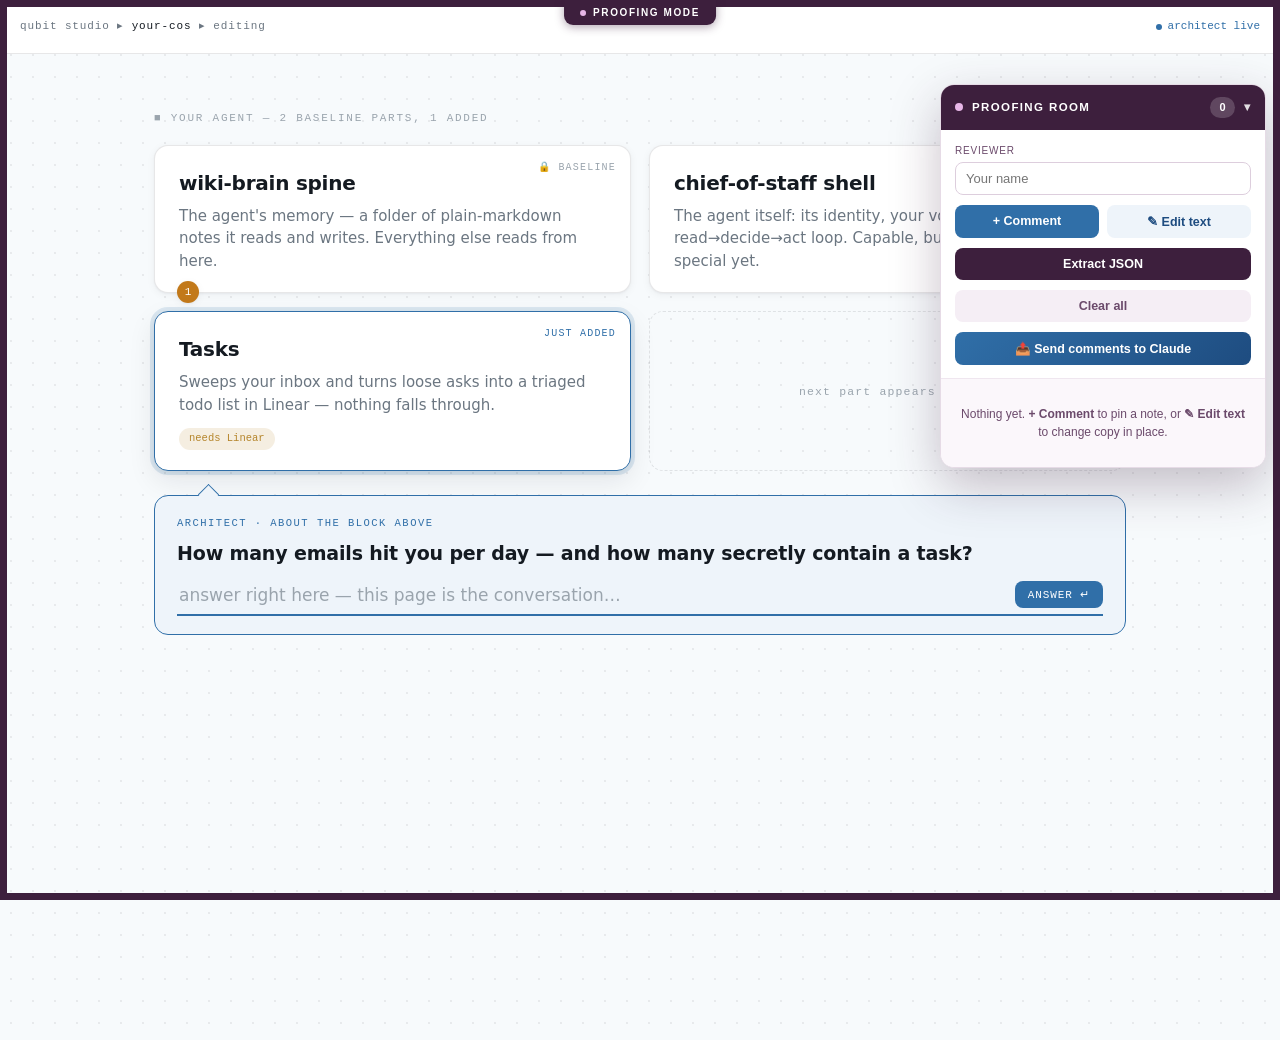
<file: docs/mockups/dossier-journey/v2-canvas.html>
<!DOCTYPE html>
<html lang="en">
<head>
<meta charset="utf-8">
<meta name="viewport" content="width=device-width, initial-scale=1">
<title>V2 — The Canvas · you're editing your agent</title>
<style>
  @font-face { font-family:'Bricolage Grotesque'; src:url('http://127.0.0.1:8765/static/fonts/BricolageGrotesque.ttf') format('truetype'); font-weight:200 800; font-display:swap; }
  @font-face { font-family:'Hanken Grotesk'; src:url('http://127.0.0.1:8765/static/fonts/HankenGrotesk.ttf') format('truetype'); font-weight:100 900; font-display:swap; }
  @font-face { font-family:'JetBrains Mono'; src:url('http://127.0.0.1:8765/static/fonts/JetBrainsMono-Regular.woff2') format('woff2'); font-weight:400; font-display:swap; }
  :root{
    --canvas:#FFFFFF; --band:#F7FAFC; --sapphire:#306FA8; --tint:#EEF4FA; --tint-2:#DBE8F3;
    --teal:#347890; --brass:#C2791A; --brass-tint:#F6EDDC;
    --ink:#141A21; --ink-2:#3A4550; --ink-3:#6B7681; --ink-4:#9AA4AD;
    --rule:rgba(20,26,33,.10); --rule-strong:rgba(20,26,33,.20);
    --r-card:14px; --sh-sm:0 1px 2px rgba(20,26,33,.04),0 2px 8px rgba(20,26,33,.05);
    --sh-md:0 2px 6px rgba(20,26,33,.06),0 10px 28px rgba(20,26,33,.09);
    --display:'Bricolage Grotesque',system-ui,sans-serif;
    --body:'Hanken Grotesk',system-ui,sans-serif;
    --mono:'JetBrains Mono',ui-monospace,monospace;
  }
  *{box-sizing:border-box}
  body{margin:0;font-family:var(--body);font-size:16px;line-height:1.5;color:var(--ink-2);
    /* the builder canvas: dotted grid = "you are editing a thing" */
    background:var(--band);
    background-image:radial-gradient(rgba(20,26,33,.07) 1px, transparent 1px);
    background-size:22px 22px;}

  .topbar{position:sticky;top:0;z-index:5;display:flex;align-items:center;gap:12px;height:54px;padding:0 20px;
    background:rgba(255,255,255,.92);backdrop-filter:blur(8px);border-bottom:1px solid var(--rule)}
  .topbar .crumb{font-family:var(--mono);font-size:11px;color:var(--ink-3);letter-spacing:.08em}
  .topbar .crumb b{color:var(--ink);font-weight:500}
  .topbar .status{margin-left:auto;font-family:var(--mono);font-size:11px;color:var(--sapphire);display:flex;gap:6px;align-items:center}
  .topbar .dot{width:6px;height:6px;border-radius:50%;background:var(--sapphire);animation:pulse 1.8s ease-in-out infinite}
  @keyframes pulse{50%{opacity:.4;transform:scale(.8)}}

  .stage{max-width:1020px;margin:0 auto;padding:56px 24px 45vh}
  .stage-title{font-family:var(--mono);font-size:11px;letter-spacing:.16em;text-transform:uppercase;color:var(--ink-4);margin-bottom:18px}
  .board{display:grid;grid-template-columns:repeat(2,1fr);gap:18px}
  @media(max-width:700px){.board{grid-template-columns:1fr}}

  /* blocks — website-builder components, complete with hover handles */
  .block{position:relative;background:var(--canvas);border:1px solid var(--rule);border-radius:var(--r-card);box-shadow:var(--sh-sm);padding:22px 24px 20px;transition:box-shadow .18s ease,transform .18s ease}
  .block:hover{box-shadow:var(--sh-md);transform:translateY(-2px)}
  .block h2{font-family:var(--display);font-weight:620;font-size:20px;letter-spacing:-.012em;color:var(--ink);margin:0 0 7px}
  .block p{margin:0;font-size:15px;color:var(--ink-3)}
  .block .chip{position:absolute;top:14px;right:14px;font-family:var(--mono);font-size:10px;letter-spacing:.12em;text-transform:uppercase;color:var(--ink-4)}
  .block .handle{position:absolute;top:8px;left:10px;color:var(--ink-4);font-size:13px;letter-spacing:2px;opacity:0;transition:opacity .15s}
  .block:hover .handle{opacity:.7}
  .block .price{display:inline-block;margin-top:12px;font-family:var(--mono);font-size:10.5px;padding:3px 10px;border-radius:999px;background:rgba(181,133,43,.14);color:#B5852B}

  /* the selected block gets a builder-style selection ring + the live annotation */
  .block.selected{border:1.5px solid var(--sapphire);box-shadow:0 0 0 4px rgba(48,111,168,.14),var(--sh-md)}
  .block.selected .chip{color:var(--sapphire)}
  .block.ghost{border-style:dashed;background:transparent;box-shadow:none;display:flex;align-items:center;justify-content:center;min-height:130px;color:var(--ink-4);font-family:var(--mono);font-size:11.5px;letter-spacing:.1em}

  /* pins: answered questions fossilize as numbered annotations on the artifact */
  .pin{position:absolute;bottom:-11px;left:22px;width:22px;height:22px;border-radius:50%;background:var(--brass);color:#fff;
    font-family:var(--mono);font-size:11px;display:flex;align-items:center;justify-content:center;cursor:help;box-shadow:var(--sh-sm)}
  .pin .tip{position:absolute;bottom:30px;left:-8px;width:290px;background:var(--ink);color:#fff;border-radius:10px;padding:12px 14px;
    font-family:var(--body);font-size:13.5px;line-height:1.45;opacity:0;pointer-events:none;transition:opacity .15s;z-index:6}
  .pin:hover .tip{opacity:1}
  .pin .tip .q{color:var(--tint-2);font-family:var(--mono);font-size:10px;letter-spacing:.1em;text-transform:uppercase;display:block;margin-bottom:5px}

  /* the live annotation: question + blended input, physically attached to the selected block */
  .annot{grid-column:1/-1;position:relative;margin-top:6px;padding:20px 22px 18px;background:var(--tint);border:1.5px solid var(--sapphire);border-radius:var(--r-card);animation:drop .5s ease both}
  .annot::before{content:'';position:absolute;top:-9px;left:46px;width:14px;height:14px;background:var(--tint);border-left:1.5px solid var(--sapphire);border-top:1.5px solid var(--sapphire);transform:rotate(45deg)}
  .annot .who{font-family:var(--mono);font-size:10.5px;letter-spacing:.14em;text-transform:uppercase;color:var(--sapphire);margin-bottom:7px}
  .annot .q{font-family:var(--display);font-weight:560;font-size:19px;color:var(--ink);margin:0 0 14px;letter-spacing:-.008em}
  .annot .field{display:flex;gap:10px;align-items:center;border-bottom:2px solid var(--sapphire);padding-bottom:6px}
  .annot input{flex:1;border:0;outline:0;background:transparent;font-family:var(--body);font-size:17px;color:var(--ink)}
  .annot input::placeholder{color:var(--ink-4)}
  .annot .go{border:0;background:var(--sapphire);color:#fff;font-family:var(--mono);font-size:11px;letter-spacing:.08em;border-radius:8px;padding:7px 13px;cursor:pointer}
  .annot .go:hover{background:#1E4C80}
  @keyframes drop{from{opacity:0;transform:translateY(-8px)}to{opacity:1;transform:none}}
  .hidden{display:none}
  @media (prefers-reduced-motion:reduce){.annot{animation:none}.topbar .dot{animation:none}.block:hover{transform:none}}
</style>
</head>
<body>
<div class="topbar">
  <span class="crumb">qubit studio ▸ <b>your-cos</b> ▸ editing</span>
  <span class="status"><i class="dot"></i>architect live</span>
</div>
<main class="stage">
  <div class="stage-title">■ your agent — 2 baseline parts, 1 added</div>
  <div class="board" id="board">
    <div class="block"><span class="handle">⋮⋮</span><span class="chip">🔒 baseline</span>
      <h2>wiki-brain spine</h2><p>The agent's memory — a folder of plain-markdown notes it reads and writes. Everything else reads from here.</p>
      <span class="pin">1<span class="tip"><span class="q">Q1 · you answered</span>"Mostly Linear, but half my tasks arrive by email and never make it in."</span></span>
    </div>
    <div class="block"><span class="handle">⋮⋮</span><span class="chip">🔒 baseline</span>
      <h2>chief-of-staff shell</h2><p>The agent itself: its identity, your voice, and the read→decide→act loop. Capable, but does nothing special yet.</p>
    </div>
    <div class="block selected" id="newblock"><span class="handle">⋮⋮</span><span class="chip">just added</span>
      <h2>Tasks</h2><p>Sweeps your inbox and turns loose asks into a triaged todo list in Linear — nothing falls through.</p>
      <span class="price">needs Linear</span>
    </div>
    <div class="block ghost" id="ghost">next part appears here</div>

    <!-- the live annotation — attached under the selected block -->
    <div class="annot" id="annot">
      <div class="who">architect · about the block above</div>
      <p class="q">How many emails hit you per day — and how many secretly contain a task?</p>
      <div class="field">
        <input id="inp" placeholder="answer right here — this page is the conversation…" autocomplete="off">
        <button class="go" id="go">ANSWER ↵</button>
      </div>
    </div>
  </div>
</main>
<script>
  const send=()=>{
    const v=document.getElementById('inp').value.trim(); if(!v)return;
    // answer fossilizes as pin 2 on the selected block
    const b=document.getElementById('newblock');
    b.insertAdjacentHTML('beforeend',`<span class="pin" style="left:56px">2<span class="tip"><span class="q">Q2 · you answered</span>"${v.replace(/</g,'&lt;')}"</span></span>`);
    b.classList.remove('selected');
    // ghost materializes into the next candidate + the annotation moves on
    const g=document.getElementById('ghost');
    g.outerHTML=`<div class="block selected"><span class="handle">⋮⋮</span><span class="chip">candidate</span>
      <h2>Daily debrief</h2><p>A morning brief that sweeps your inbox, calendar and queues and tells you what to actually focus on today.</p>
      <span class="price">needs Google</span></div>`;
    const a=document.getElementById('annot');
    a.querySelector('.q').textContent='Walk me through the first 20 minutes of your workday — what do you check first?';
    a.querySelector('input').value=''; a.querySelector('input').focus();
    document.getElementById('board').appendChild(a); // annotation re-attaches below the new block
  };
  document.getElementById('go').addEventListener('click',send);
  document.getElementById('inp').addEventListener('keydown',e=>{if(e.key==='Enter')send()});
</script>
<script src="proofing-room.js"></script>
</body>
</html>
</file>
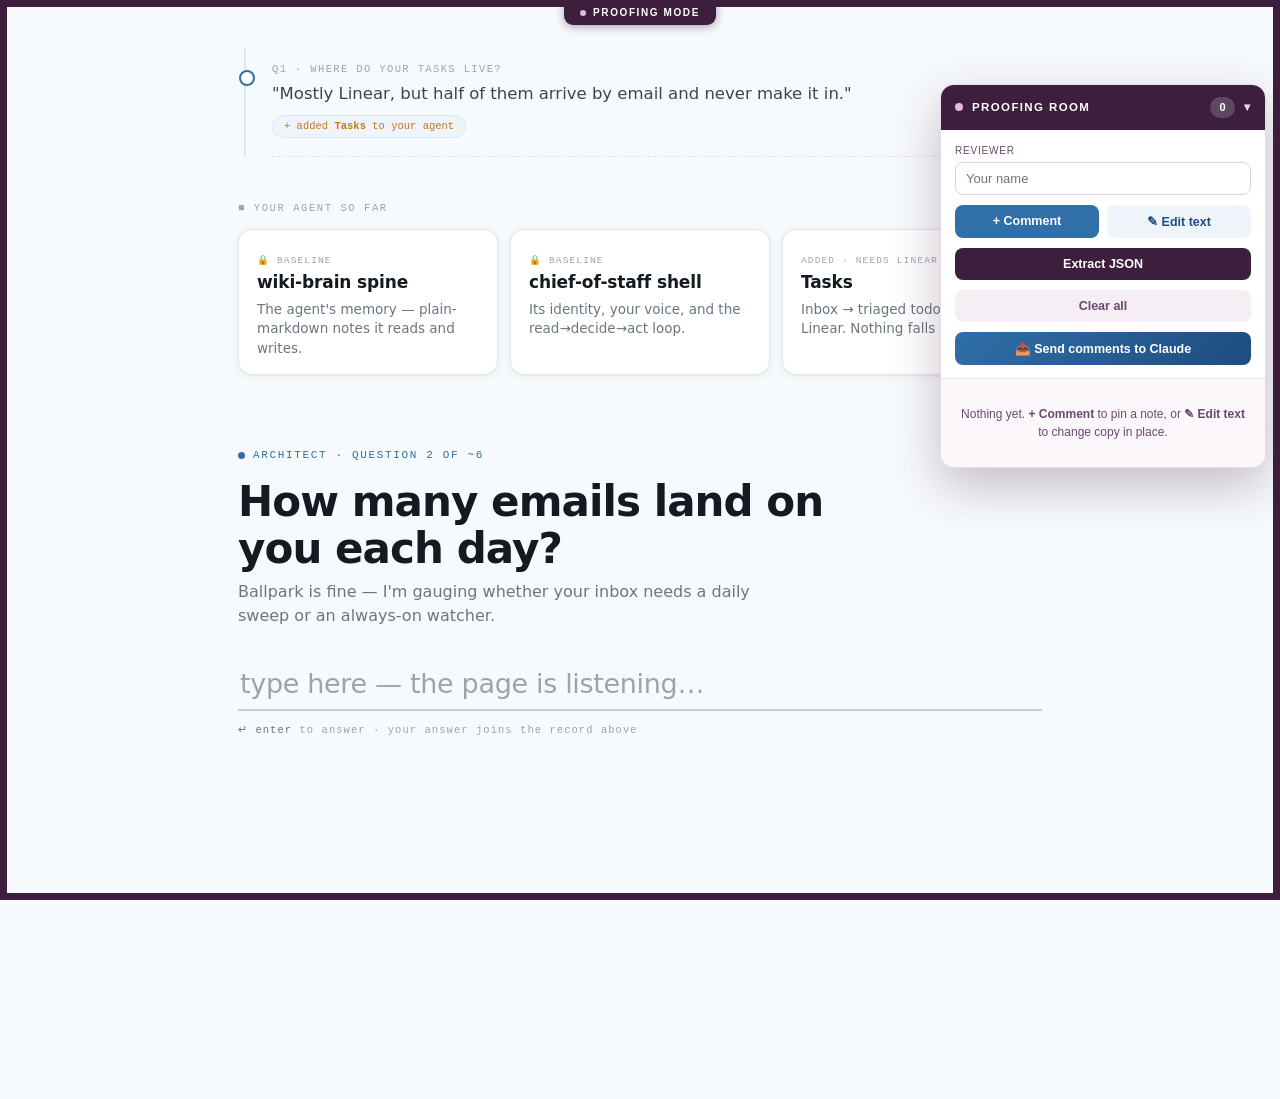
<file: docs/mockups/dossier-journey/v3-stage.html>
<!DOCTYPE html>
<html lang="en">
<head>
<meta charset="utf-8">
<meta name="viewport" content="width=device-width, initial-scale=1">
<title>V3 — The Stage · one question at a time, history becomes strata</title>
<style>
  @font-face { font-family:'Bricolage Grotesque'; src:url('http://127.0.0.1:8765/static/fonts/BricolageGrotesque.ttf') format('truetype'); font-weight:200 800; font-display:swap; }
  @font-face { font-family:'Hanken Grotesk'; src:url('http://127.0.0.1:8765/static/fonts/HankenGrotesk.ttf') format('truetype'); font-weight:100 900; font-display:swap; }
  @font-face { font-family:'JetBrains Mono'; src:url('http://127.0.0.1:8765/static/fonts/JetBrainsMono-Regular.woff2') format('woff2'); font-weight:400; font-display:swap; }
  :root{
    --canvas:#FFFFFF; --band:#F7FAFC; --sapphire:#306FA8; --tint:#EEF4FA; --tint-2:#DBE8F3;
    --brass:#C2791A; --ink:#141A21; --ink-2:#3A4550; --ink-3:#6B7681; --ink-4:#9AA4AD;
    --rule:rgba(20,26,33,.10); --rule-strong:rgba(20,26,33,.20);
    --r-card:14px; --sh-sm:0 1px 2px rgba(20,26,33,.04),0 2px 8px rgba(20,26,33,.05);
    --display:'Bricolage Grotesque',system-ui,sans-serif;
    --body:'Hanken Grotesk',system-ui,sans-serif;
    --mono:'JetBrains Mono',ui-monospace,monospace;
  }
  *{box-sizing:border-box}
  body{margin:0;background:var(--band);font-family:var(--body);color:var(--ink-2);font-size:16px;line-height:1.5}
  .wrap{max-width:860px;margin:0 auto;padding:48px 28px 40vh}

  /* strata: every answered beat compresses into a permanent stratum you scroll back through */
  .strata{border-left:2px solid var(--tint-2);margin-left:6px;padding-left:26px}
  .stratum{position:relative;padding:14px 0 18px;border-bottom:1px dashed var(--rule)}
  .stratum::before{content:'';position:absolute;left:-33px;top:22px;width:12px;height:12px;border-radius:50%;background:var(--canvas);border:2.5px solid var(--sapphire)}
  .stratum .qline{font-family:var(--mono);font-size:10.5px;letter-spacing:.13em;text-transform:uppercase;color:var(--ink-4);margin-bottom:4px}
  .stratum .aline{font-size:16.5px;color:var(--ink-2)}
  .stratum .gain{display:inline-block;margin-top:8px;font-family:var(--mono);font-size:10.5px;color:var(--brass);background:var(--tint);border:1px solid var(--tint-2);border-radius:999px;padding:3px 11px}
  .stratum.new{animation:compress .6s ease both}
  @keyframes compress{from{opacity:0;transform:translateY(18px)}to{opacity:1;transform:none}}

  /* the bench: what your agent has so far, always visible above the stage */
  .bench{margin:44px 0 0}
  .bench .label{font-family:var(--mono);font-size:10.5px;letter-spacing:.15em;text-transform:uppercase;color:var(--ink-4);margin-bottom:12px}
  .bench-row{display:flex;gap:12px;flex-wrap:wrap}
  .part{flex:1 1 220px;background:var(--canvas);border:1px solid var(--rule);border-radius:var(--r-card);box-shadow:var(--sh-sm);padding:16px 18px}
  .part h2{font-family:var(--display);font-weight:620;font-size:17px;color:var(--ink);margin:0 0 4px;letter-spacing:-.008em}
  .part p{margin:0;font-size:13.5px;color:var(--ink-3);line-height:1.45}
  .part .k{font-family:var(--mono);font-size:9.5px;letter-spacing:.12em;text-transform:uppercase;color:var(--ink-4)}
  .part.pop{animation:pop .5s ease both}
  @keyframes pop{from{opacity:0;transform:scale(.96)}to{opacity:1;transform:none}}

  /* the stage: the current question, big — the page's whole attention on one beat */
  .stage{margin:72px 0 0}
  .stage .who{display:flex;align-items:center;gap:8px;font-family:var(--mono);font-size:11px;letter-spacing:.15em;text-transform:uppercase;color:var(--sapphire)}
  .stage .who .dot{width:7px;height:7px;border-radius:50%;background:var(--sapphire);animation:pulse 1.8s ease-in-out infinite}
  @keyframes pulse{50%{opacity:.4;transform:scale(.75)}}
  .stage h1{font-family:var(--display);font-weight:640;font-size:clamp(28px,4.6vw,42px);line-height:1.12;letter-spacing:-.022em;color:var(--ink);margin:14px 0 8px;max-width:22ch}
  .stage .sub{font-size:16px;color:var(--ink-3);margin:0 0 34px;max-width:52ch}

  /* the giant blended input: a writing line, not a widget */
  .line{position:relative}
  .line input{width:100%;border:0;outline:0;background:transparent;font-family:var(--display);font-weight:480;
    font-size:clamp(20px,3vw,27px);letter-spacing:-.012em;color:var(--ink);padding:6px 2px 12px}
  .line input::placeholder{color:var(--ink-4);font-weight:380}
  .line .under{position:absolute;left:0;right:0;bottom:0;height:2px;background:var(--rule-strong)}
  .line .under i{position:absolute;left:0;top:0;bottom:0;width:0;background:var(--sapphire);transition:width .25s ease}
  .line input:focus ~ .under i{width:100%}
  .keyhint{margin-top:12px;font-family:var(--mono);font-size:10.5px;letter-spacing:.1em;color:var(--ink-4)}
  .keyhint b{color:var(--ink-3);font-weight:500}
  @media (prefers-reduced-motion:reduce){.stage .who .dot{animation:none}.stratum.new,.part.pop{animation:none}}
</style>
</head>
<body>
<main class="wrap">
  <!-- history = strata. compact, permanent, scrollable — the sediment of the interview -->
  <div class="strata" id="strata">
    <div class="stratum">
      <div class="qline">Q1 · where do your tasks live?</div>
      <div class="aline">"Mostly Linear, but half of them arrive by email and never make it in."</div>
      <span class="gain">+ added <b>Tasks</b> to your agent</span>
    </div>
  </div>

  <!-- the bench: the artifact so far -->
  <div class="bench">
    <div class="label">■ your agent so far</div>
    <div class="bench-row" id="bench">
      <div class="part"><span class="k">🔒 baseline</span><h2>wiki-brain spine</h2><p>The agent's memory — plain-markdown notes it reads and writes.</p></div>
      <div class="part"><span class="k">🔒 baseline</span><h2>chief-of-staff shell</h2><p>Its identity, your voice, and the read→decide→act loop.</p></div>
      <div class="part"><span class="k">added · needs linear</span><h2>Tasks</h2><p>Inbox → triaged todo list in Linear. Nothing falls through.</p></div>
    </div>
  </div>

  <!-- the stage: current beat, full attention -->
  <div class="stage" id="stage">
    <div class="who"><i class="dot"></i>architect · question 2 of ~6</div>
    <h1 id="bigq">How many emails land on you each day?</h1>
    <p class="sub" id="subq">Ballpark is fine — I'm gauging whether your inbox needs a daily sweep or an always-on watcher.</p>
    <div class="line">
      <input id="inp" placeholder="type here — the page is listening…" autocomplete="off">
      <span class="under"><i></i></span>
    </div>
    <div class="keyhint"><b>↵ enter</b> to answer · your answer joins the record above</div>
  </div>
</main>
<script>
  const inp=document.getElementById('inp');
  inp.addEventListener('keydown',e=>{
    if(e.key!=='Enter'||!inp.value.trim())return;
    const v=inp.value.trim().replace(/</g,'&lt;');
    // 1. the beat compresses into a stratum
    document.getElementById('strata').insertAdjacentHTML('beforeend',
      `<div class="stratum new"><div class="qline">Q2 · how many emails per day?</div>
       <div class="aline">"${v}"</div><span class="gain">+ considering <b>Daily debrief</b></span></div>`);
    // 2. the bench gains a candidate part
    document.getElementById('bench').insertAdjacentHTML('beforeend',
      `<div class="part pop"><span class="k">candidate · needs google</span><h2>Daily debrief</h2><p>Morning brief: inbox, calendar, queues → what to focus on today.</p></div>`);
    // 3. the stage moves to the next question
    document.getElementById('bigq').textContent='Walk me through the first 20 minutes of your workday.';
    document.getElementById('subq').textContent='What do you check, in what order? This decides whether the debrief runs at 7:30 or waits for you.';
    document.querySelector('.stage .who').innerHTML='<i class="dot"></i>architect · question 3 of ~6';
    inp.value='';
    document.getElementById('stage').scrollIntoView({behavior:'smooth',block:'center'});
  });
</script>
<script src="proofing-room.js"></script>
</body>
</html>
</file>
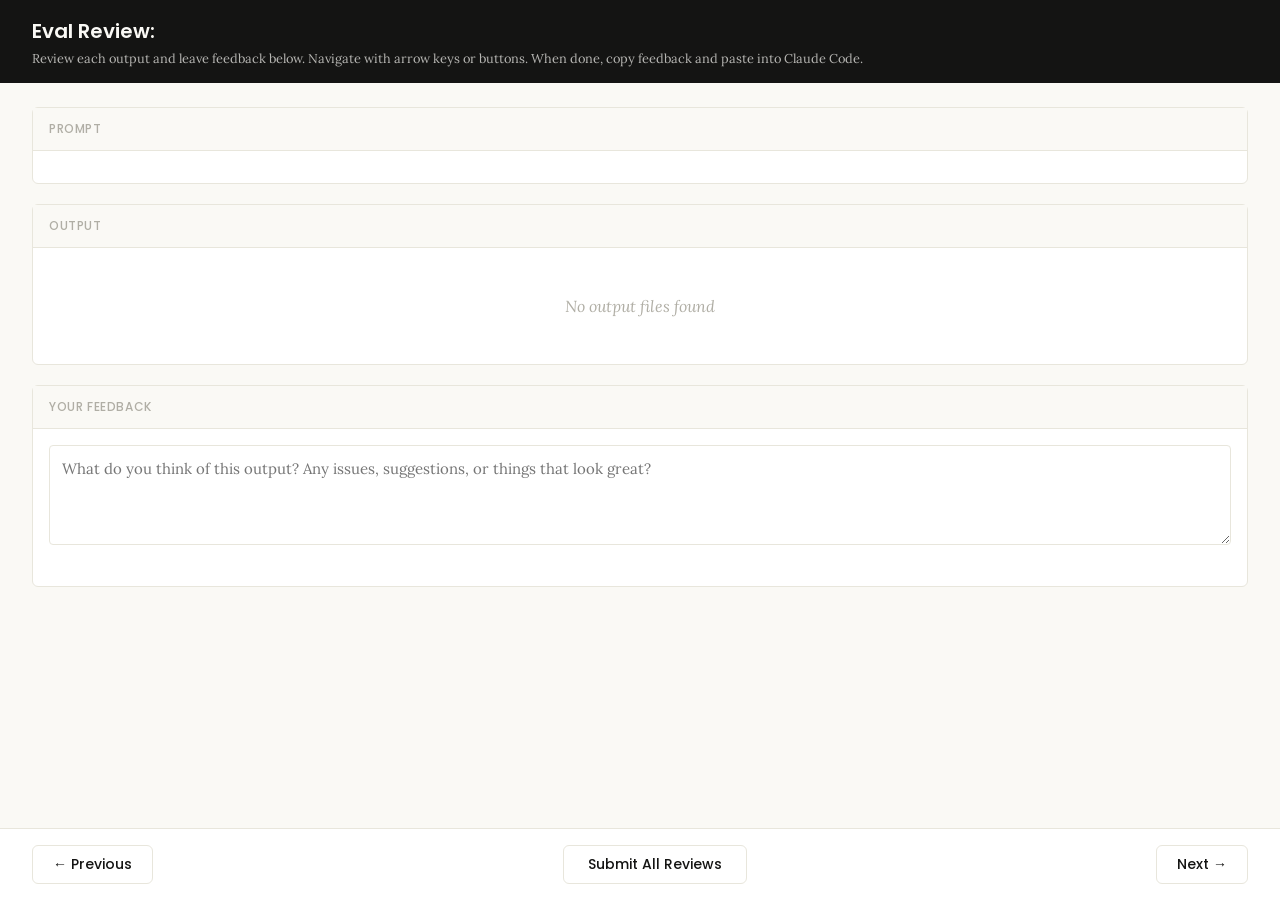
<file: agent-architect/skills/agent-architect/scripts/_vendor/viewer.html>
<!DOCTYPE html>
<html lang="en">
<head>
  <meta charset="UTF-8">
  <meta name="viewport" content="width=device-width, initial-scale=1.0">
  <title>Eval Review</title>
  <link rel="preconnect" href="https://fonts.googleapis.com">
  <link rel="preconnect" href="https://fonts.gstatic.com" crossorigin>
  <link href="https://fonts.googleapis.com/css2?family=Poppins:wght@500;600&family=Lora:wght@400;500&display=swap" rel="stylesheet">
  <script src="https://cdn.sheetjs.com/xlsx-0.20.3/package/dist/xlsx.full.min.js" integrity="sha384-EnyY0/GSHQGSxSgMwaIPzSESbqoOLSexfnSMN2AP+39Ckmn92stwABZynq1JyzdT" crossorigin="anonymous"></script>
  <style>
    :root {
      --bg: #faf9f5;
      --surface: #ffffff;
      --border: #e8e6dc;
      --text: #141413;
      --text-muted: #b0aea5;
      --accent: #d97757;
      --accent-hover: #c4613f;
      --green: #788c5d;
      --green-bg: #eef2e8;
      --red: #c44;
      --red-bg: #fceaea;
      --header-bg: #141413;
      --header-text: #faf9f5;
      --radius: 6px;
    }

    * { box-sizing: border-box; margin: 0; padding: 0; }

    body {
      font-family: 'Lora', Georgia, serif;
      background: var(--bg);
      color: var(--text);
      height: 100vh;
      display: flex;
      flex-direction: column;
    }

    /* ---- Header ---- */
    .header {
      background: var(--header-bg);
      color: var(--header-text);
      padding: 1rem 2rem;
      display: flex;
      justify-content: space-between;
      align-items: center;
      flex-shrink: 0;
    }
    .header h1 {
      font-family: 'Poppins', sans-serif;
      font-size: 1.25rem;
      font-weight: 600;
    }
    .header .instructions {
      font-size: 0.8rem;
      opacity: 0.7;
      margin-top: 0.25rem;
    }
    .header .progress {
      font-size: 0.875rem;
      opacity: 0.8;
      text-align: right;
    }

    /* ---- Main content ---- */
    .main {
      flex: 1;
      overflow-y: auto;
      padding: 1.5rem 2rem;
      display: flex;
      flex-direction: column;
      gap: 1.25rem;
    }

    /* ---- Sections ---- */
    .section {
      background: var(--surface);
      border: 1px solid var(--border);
      border-radius: var(--radius);
      flex-shrink: 0;
    }
    .section-header {
      font-family: 'Poppins', sans-serif;
      padding: 0.75rem 1rem;
      font-size: 0.75rem;
      font-weight: 500;
      text-transform: uppercase;
      letter-spacing: 0.05em;
      color: var(--text-muted);
      border-bottom: 1px solid var(--border);
      background: var(--bg);
    }
    .section-body {
      padding: 1rem;
    }

    /* ---- Config badge ---- */
    .config-badge {
      display: inline-block;
      padding: 0.2rem 0.625rem;
      border-radius: 9999px;
      font-family: 'Poppins', sans-serif;
      font-size: 0.6875rem;
      font-weight: 600;
      text-transform: uppercase;
      letter-spacing: 0.03em;
      margin-left: 0.75rem;
      vertical-align: middle;
    }
    .config-badge.config-primary {
      background: rgba(33, 150, 243, 0.12);
      color: #1976d2;
    }
    .config-badge.config-baseline {
      background: rgba(255, 193, 7, 0.15);
      color: #f57f17;
    }

    /* ---- Prompt ---- */
    .prompt-text {
      white-space: pre-wrap;
      font-size: 0.9375rem;
      line-height: 1.6;
    }

    /* ---- Outputs ---- */
    .output-file {
      border: 1px solid var(--border);
      border-radius: var(--radius);
      overflow: hidden;
    }
    .output-file + .output-file {
      margin-top: 1rem;
    }
    .output-file-header {
      padding: 0.5rem 0.75rem;
      font-size: 0.8rem;
      font-weight: 600;
      color: var(--text-muted);
      background: var(--bg);
      border-bottom: 1px solid var(--border);
      font-family: 'SF Mono', SFMono-Regular, Consolas, 'Liberation Mono', Menlo, monospace;
      display: flex;
      justify-content: space-between;
      align-items: center;
    }
    .output-file-header .dl-btn {
      font-size: 0.7rem;
      color: var(--accent);
      text-decoration: none;
      cursor: pointer;
      font-family: -apple-system, BlinkMacSystemFont, 'Segoe UI', sans-serif;
      font-weight: 500;
      opacity: 0.8;
    }
    .output-file-header .dl-btn:hover {
      opacity: 1;
      text-decoration: underline;
    }
    .output-file-content {
      padding: 0.75rem;
      overflow-x: auto;
    }
    .output-file-content pre {
      font-size: 0.8125rem;
      line-height: 1.5;
      white-space: pre-wrap;
      word-break: break-word;
      font-family: 'SF Mono', SFMono-Regular, Consolas, 'Liberation Mono', Menlo, monospace;
    }
    .output-file-content img {
      max-width: 100%;
      height: auto;
      border-radius: 4px;
    }
    .output-file-content iframe {
      width: 100%;
      height: 600px;
      border: none;
    }
    .output-file-content table {
      border-collapse: collapse;
      font-size: 0.8125rem;
      width: 100%;
    }
    .output-file-content table td,
    .output-file-content table th {
      border: 1px solid var(--border);
      padding: 0.375rem 0.5rem;
      text-align: left;
    }
    .output-file-content table th {
      background: var(--bg);
      font-weight: 600;
    }
    .output-file-content .download-link {
      display: inline-flex;
      align-items: center;
      gap: 0.5rem;
      padding: 0.5rem 1rem;
      background: var(--bg);
      border: 1px solid var(--border);
      border-radius: 4px;
      color: var(--accent);
      text-decoration: none;
      font-size: 0.875rem;
      cursor: pointer;
    }
    .output-file-content .download-link:hover {
      background: var(--border);
    }
    .empty-state {
      color: var(--text-muted);
      font-style: italic;
      padding: 2rem;
      text-align: center;
    }

    /* ---- Feedback ---- */
    .prev-feedback {
      background: var(--bg);
      border: 1px solid var(--border);
      border-radius: 4px;
      padding: 0.625rem 0.75rem;
      margin-top: 0.75rem;
      font-size: 0.8125rem;
      color: var(--text-muted);
      line-height: 1.5;
    }
    .prev-feedback-label {
      font-size: 0.7rem;
      font-weight: 600;
      text-transform: uppercase;
      letter-spacing: 0.04em;
      margin-bottom: 0.25rem;
      color: var(--text-muted);
    }
    .feedback-textarea {
      width: 100%;
      min-height: 100px;
      padding: 0.75rem;
      border: 1px solid var(--border);
      border-radius: 4px;
      font-family: inherit;
      font-size: 0.9375rem;
      line-height: 1.5;
      resize: vertical;
      color: var(--text);
    }
    .feedback-textarea:focus {
      outline: none;
      border-color: var(--accent);
      box-shadow: 0 0 0 3px rgba(37, 99, 235, 0.1);
    }
    .feedback-status {
      font-size: 0.75rem;
      color: var(--text-muted);
      margin-top: 0.5rem;
      min-height: 1.1em;
    }

    /* ---- Grades (collapsible) ---- */
    .grades-toggle {
      display: flex;
      align-items: center;
      cursor: pointer;
      user-select: none;
    }
    .grades-toggle:hover {
      color: var(--accent);
    }
    .grades-toggle .arrow {
      margin-right: 0.5rem;
      transition: transform 0.15s;
      font-size: 0.75rem;
    }
    .grades-toggle .arrow.open {
      transform: rotate(90deg);
    }
    .grades-content {
      display: none;
      margin-top: 0.75rem;
    }
    .grades-content.open {
      display: block;
    }
    .grades-summary {
      font-size: 0.875rem;
      margin-bottom: 0.75rem;
      display: flex;
      align-items: center;
      gap: 0.5rem;
    }
    .grade-badge {
      display: inline-block;
      padding: 0.125rem 0.5rem;
      border-radius: 9999px;
      font-size: 0.75rem;
      font-weight: 600;
    }
    .grade-pass { background: var(--green-bg); color: var(--green); }
    .grade-fail { background: var(--red-bg); color: var(--red); }
    .assertion-list {
      list-style: none;
    }
    .assertion-item {
      padding: 0.625rem 0;
      border-bottom: 1px solid var(--border);
      font-size: 0.8125rem;
    }
    .assertion-item:last-child { border-bottom: none; }
    .assertion-status {
      font-weight: 600;
      margin-right: 0.5rem;
    }
    .assertion-status.pass { color: var(--green); }
    .assertion-status.fail { color: var(--red); }
    .assertion-evidence {
      color: var(--text-muted);
      font-size: 0.75rem;
      margin-top: 0.25rem;
      padding-left: 1.5rem;
    }

    /* ---- View tabs ---- */
    .view-tabs {
      display: flex;
      gap: 0;
      padding: 0 2rem;
      background: var(--bg);
      border-bottom: 1px solid var(--border);
      flex-shrink: 0;
    }
    .view-tab {
      font-family: 'Poppins', sans-serif;
      padding: 0.625rem 1.25rem;
      font-size: 0.8125rem;
      font-weight: 500;
      cursor: pointer;
      border: none;
      background: none;
      color: var(--text-muted);
      border-bottom: 2px solid transparent;
      transition: all 0.15s;
    }
    .view-tab:hover { color: var(--text); }
    .view-tab.active {
      color: var(--accent);
      border-bottom-color: var(--accent);
    }
    .view-panel { display: none; }
    .view-panel.active { display: flex; flex-direction: column; flex: 1; overflow: hidden; }

    /* ---- Benchmark view ---- */
    .benchmark-view {
      padding: 1.5rem 2rem;
      overflow-y: auto;
      flex: 1;
    }
    .benchmark-table {
      border-collapse: collapse;
      background: var(--surface);
      border: 1px solid var(--border);
      border-radius: var(--radius);
      font-size: 0.8125rem;
      width: 100%;
      margin-bottom: 1.5rem;
    }
    .benchmark-table th, .benchmark-table td {
      padding: 0.625rem 0.75rem;
      text-align: left;
      border: 1px solid var(--border);
    }
    .benchmark-table th {
      font-family: 'Poppins', sans-serif;
      background: var(--header-bg);
      color: var(--header-text);
      font-weight: 500;
      font-size: 0.75rem;
      text-transform: uppercase;
      letter-spacing: 0.04em;
    }
    .benchmark-table tr:hover { background: var(--bg); }
    .benchmark-table tr.benchmark-row-with { background: rgba(33, 150, 243, 0.06); }
    .benchmark-table tr.benchmark-row-without { background: rgba(255, 193, 7, 0.06); }
    .benchmark-table tr.benchmark-row-with:hover { background: rgba(33, 150, 243, 0.12); }
    .benchmark-table tr.benchmark-row-without:hover { background: rgba(255, 193, 7, 0.12); }
    .benchmark-table tr.benchmark-row-avg { font-weight: 600; border-top: 2px solid var(--border); }
    .benchmark-table tr.benchmark-row-avg.benchmark-row-with { background: rgba(33, 150, 243, 0.12); }
    .benchmark-table tr.benchmark-row-avg.benchmark-row-without { background: rgba(255, 193, 7, 0.12); }
    .benchmark-delta-positive { color: var(--green); font-weight: 600; }
    .benchmark-delta-negative { color: var(--red); font-weight: 600; }
    .benchmark-notes {
      background: var(--surface);
      border: 1px solid var(--border);
      border-radius: var(--radius);
      padding: 1rem;
    }
    .benchmark-notes h3 {
      font-family: 'Poppins', sans-serif;
      font-size: 0.875rem;
      margin-bottom: 0.75rem;
    }
    .benchmark-notes ul {
      list-style: disc;
      padding-left: 1.25rem;
    }
    .benchmark-notes li {
      font-size: 0.8125rem;
      line-height: 1.6;
      margin-bottom: 0.375rem;
    }
    .benchmark-empty {
      color: var(--text-muted);
      font-style: italic;
      text-align: center;
      padding: 3rem;
    }

    /* ---- Navigation ---- */
    .nav {
      display: flex;
      justify-content: space-between;
      align-items: center;
      padding: 1rem 2rem;
      border-top: 1px solid var(--border);
      background: var(--surface);
      flex-shrink: 0;
    }
    .nav-btn {
      font-family: 'Poppins', sans-serif;
      padding: 0.5rem 1.25rem;
      border: 1px solid var(--border);
      border-radius: var(--radius);
      background: var(--surface);
      cursor: pointer;
      font-size: 0.875rem;
      font-weight: 500;
      color: var(--text);
      transition: all 0.15s;
    }
    .nav-btn:hover:not(:disabled) {
      background: var(--bg);
      border-color: var(--text-muted);
    }
    .nav-btn:disabled {
      opacity: 0.4;
      cursor: not-allowed;
    }
    .done-btn {
      font-family: 'Poppins', sans-serif;
      padding: 0.5rem 1.5rem;
      border: 1px solid var(--border);
      border-radius: var(--radius);
      background: var(--surface);
      color: var(--text);
      cursor: pointer;
      font-size: 0.875rem;
      font-weight: 500;
      transition: all 0.15s;
    }
    .done-btn:hover {
      background: var(--bg);
      border-color: var(--text-muted);
    }
    .done-btn.ready {
      border: none;
      background: var(--accent);
      color: white;
      font-weight: 600;
    }
    .done-btn.ready:hover {
      background: var(--accent-hover);
    }
    /* ---- Done overlay ---- */
    .done-overlay {
      display: none;
      position: fixed;
      inset: 0;
      background: rgba(0, 0, 0, 0.5);
      z-index: 100;
      justify-content: center;
      align-items: center;
    }
    .done-overlay.visible {
      display: flex;
    }
    .done-card {
      background: var(--surface);
      border-radius: 12px;
      padding: 2rem 3rem;
      text-align: center;
      box-shadow: 0 20px 60px rgba(0, 0, 0, 0.3);
      max-width: 500px;
    }
    .done-card h2 {
      font-size: 1.5rem;
      margin-bottom: 0.5rem;
    }
    .done-card p {
      color: var(--text-muted);
      margin-bottom: 1.5rem;
      line-height: 1.5;
    }
    .done-card .btn-row {
      display: flex;
      gap: 0.5rem;
      justify-content: center;
    }
    .done-card button {
      padding: 0.5rem 1.25rem;
      border: 1px solid var(--border);
      border-radius: var(--radius);
      background: var(--surface);
      cursor: pointer;
      font-size: 0.875rem;
    }
    .done-card button:hover {
      background: var(--bg);
    }
    /* ---- Toast ---- */
    .toast {
      position: fixed;
      bottom: 5rem;
      left: 50%;
      transform: translateX(-50%);
      background: var(--header-bg);
      color: var(--header-text);
      padding: 0.625rem 1.25rem;
      border-radius: var(--radius);
      font-size: 0.875rem;
      opacity: 0;
      transition: opacity 0.3s;
      pointer-events: none;
      z-index: 200;
    }
    .toast.visible {
      opacity: 1;
    }
  </style>
</head>
<body>
  <div id="app" style="height:100vh; display:flex; flex-direction:column;">
    <div class="header">
      <div>
        <h1>Eval Review: <span id="skill-name"></span></h1>
        <div class="instructions">Review each output and leave feedback below. Navigate with arrow keys or buttons. When done, copy feedback and paste into Claude Code.</div>
      </div>
      <div class="progress" id="progress"></div>
    </div>

    <!-- View tabs (only shown when benchmark data exists) -->
    <div class="view-tabs" id="view-tabs" style="display:none;">
      <button class="view-tab active" onclick="switchView('outputs')">Outputs</button>
      <button class="view-tab" onclick="switchView('benchmark')">Benchmark</button>
    </div>

    <!-- Outputs panel (qualitative review) -->
    <div class="view-panel active" id="panel-outputs">
    <div class="main">
      <!-- Prompt -->
      <div class="section">
        <div class="section-header">Prompt <span class="config-badge" id="config-badge" style="display:none;"></span></div>
        <div class="section-body">
          <div class="prompt-text" id="prompt-text"></div>
        </div>
      </div>

      <!-- Outputs -->
      <div class="section">
        <div class="section-header">Output</div>
        <div class="section-body" id="outputs-body">
          <div class="empty-state">No output files found</div>
        </div>
      </div>

      <!-- Previous Output (collapsible) -->
      <div class="section" id="prev-outputs-section" style="display:none;">
        <div class="section-header">
          <div class="grades-toggle" onclick="togglePrevOutputs()">
            <span class="arrow" id="prev-outputs-arrow">&#9654;</span>
            Previous Output
          </div>
        </div>
        <div class="grades-content" id="prev-outputs-content"></div>
      </div>

      <!-- Grades (collapsible) -->
      <div class="section" id="grades-section" style="display:none;">
        <div class="section-header">
          <div class="grades-toggle" onclick="toggleGrades()">
            <span class="arrow" id="grades-arrow">&#9654;</span>
            Formal Grades
          </div>
        </div>
        <div class="grades-content" id="grades-content"></div>
      </div>

      <!-- Feedback -->
      <div class="section">
        <div class="section-header">Your Feedback</div>
        <div class="section-body">
          <textarea
            class="feedback-textarea"
            id="feedback"
            placeholder="What do you think of this output? Any issues, suggestions, or things that look great?"
          ></textarea>
          <div class="feedback-status" id="feedback-status"></div>
          <div class="prev-feedback" id="prev-feedback" style="display:none;">
            <div class="prev-feedback-label">Previous feedback</div>
            <div id="prev-feedback-text"></div>
          </div>
        </div>
      </div>
    </div>

    <div class="nav" id="outputs-nav">
      <button class="nav-btn" id="prev-btn" onclick="navigate(-1)">&#8592; Previous</button>
      <button class="done-btn" id="done-btn" onclick="showDoneDialog()">Submit All Reviews</button>
      <button class="nav-btn" id="next-btn" onclick="navigate(1)">Next &#8594;</button>
    </div>
    </div><!-- end panel-outputs -->

    <!-- Benchmark panel (quantitative stats) -->
    <div class="view-panel" id="panel-benchmark">
      <div class="benchmark-view" id="benchmark-content">
        <div class="benchmark-empty">No benchmark data available. Run a benchmark to see quantitative results here.</div>
      </div>
    </div>
  </div>

  <!-- Done overlay -->
  <div class="done-overlay" id="done-overlay">
    <div class="done-card">
      <h2>Review Complete</h2>
      <p>Your feedback has been saved. Go back to your Claude Code session and tell Claude you're done reviewing.</p>
      <div class="btn-row">
        <button onclick="closeDoneDialog()">OK</button>
      </div>
    </div>
  </div>

  <!-- Toast -->
  <div class="toast" id="toast"></div>

  <script>
    // ---- Embedded data (injected by generate_review.py) ----
    /*__EMBEDDED_DATA__*/

    // ---- State ----
    let feedbackMap = {};  // run_id -> feedback text
    let currentIndex = 0;
    let visitedRuns = new Set();

    // ---- Init ----
    async function init() {
      // Load saved feedback from server — but only if this isn't a fresh
      // iteration (indicated by previous_feedback being present). When
      // previous feedback exists, the feedback.json on disk is stale from
      // the prior iteration and should not pre-fill the textareas.
      const hasPrevious = Object.keys(EMBEDDED_DATA.previous_feedback || {}).length > 0
        || Object.keys(EMBEDDED_DATA.previous_outputs || {}).length > 0;
      if (!hasPrevious) {
        try {
          const resp = await fetch("/api/feedback");
          const data = await resp.json();
          if (data.reviews) {
            for (const r of data.reviews) feedbackMap[r.run_id] = r.feedback;
          }
        } catch { /* first run, no feedback yet */ }
      }

      document.getElementById("skill-name").textContent = EMBEDDED_DATA.skill_name;
      showRun(0);

      // Wire up feedback auto-save
      const textarea = document.getElementById("feedback");
      let saveTimeout = null;
      textarea.addEventListener("input", () => {
        clearTimeout(saveTimeout);
        document.getElementById("feedback-status").textContent = "";
        saveTimeout = setTimeout(() => saveCurrentFeedback(), 800);
      });
    }

    // ---- Navigation ----
    function navigate(delta) {
      const newIndex = currentIndex + delta;
      if (newIndex >= 0 && newIndex < EMBEDDED_DATA.runs.length) {
        saveCurrentFeedback();
        showRun(newIndex);
      }
    }

    function updateNavButtons() {
      document.getElementById("prev-btn").disabled = currentIndex === 0;
      document.getElementById("next-btn").disabled =
        currentIndex === EMBEDDED_DATA.runs.length - 1;
    }

    // ---- Show a run ----
    function showRun(index) {
      currentIndex = index;
      const run = EMBEDDED_DATA.runs[index];

      // Progress
      document.getElementById("progress").textContent =
        `${index + 1} of ${EMBEDDED_DATA.runs.length}`;

      // Prompt
      document.getElementById("prompt-text").textContent = run.prompt;

      // Config badge
      const badge = document.getElementById("config-badge");
      const configMatch = run.id.match(/(with_skill|without_skill|new_skill|old_skill)/);
      if (configMatch) {
        const config = configMatch[1];
        const isBaseline = config === "without_skill" || config === "old_skill";
        badge.textContent = config.replace(/_/g, " ");
        badge.className = "config-badge " + (isBaseline ? "config-baseline" : "config-primary");
        badge.style.display = "inline-block";
      } else {
        badge.style.display = "none";
      }

      // Outputs
      renderOutputs(run);

      // Previous outputs
      renderPrevOutputs(run);

      // Grades
      renderGrades(run);

      // Previous feedback
      const prevFb = (EMBEDDED_DATA.previous_feedback || {})[run.id];
      const prevEl = document.getElementById("prev-feedback");
      if (prevFb) {
        document.getElementById("prev-feedback-text").textContent = prevFb;
        prevEl.style.display = "block";
      } else {
        prevEl.style.display = "none";
      }

      // Feedback
      document.getElementById("feedback").value = feedbackMap[run.id] || "";
      document.getElementById("feedback-status").textContent = "";

      updateNavButtons();

      // Track visited runs and promote done button when all visited
      visitedRuns.add(index);
      const doneBtn = document.getElementById("done-btn");
      if (visitedRuns.size >= EMBEDDED_DATA.runs.length) {
        doneBtn.classList.add("ready");
      }

      // Scroll main content to top
      document.querySelector(".main").scrollTop = 0;
    }

    // ---- Render outputs ----
    function renderOutputs(run) {
      const container = document.getElementById("outputs-body");
      container.innerHTML = "";

      const outputs = run.outputs || [];
      if (outputs.length === 0) {
        container.innerHTML = '<div class="empty-state">No output files</div>';
        return;
      }

      for (const file of outputs) {
        const fileDiv = document.createElement("div");
        fileDiv.className = "output-file";

        // Always show file header with download link
        const header = document.createElement("div");
        header.className = "output-file-header";
        const nameSpan = document.createElement("span");
        nameSpan.textContent = file.name;
        header.appendChild(nameSpan);
        const dlBtn = document.createElement("a");
        dlBtn.className = "dl-btn";
        dlBtn.textContent = "Download";
        dlBtn.download = file.name;
        dlBtn.href = getDownloadUri(file);
        header.appendChild(dlBtn);
        fileDiv.appendChild(header);

        const content = document.createElement("div");
        content.className = "output-file-content";

        if (file.type === "text") {
          const pre = document.createElement("pre");
          pre.textContent = file.content;
          content.appendChild(pre);
        } else if (file.type === "image") {
          const img = document.createElement("img");
          img.src = file.data_uri;
          img.alt = file.name;
          content.appendChild(img);
        } else if (file.type === "pdf") {
          const iframe = document.createElement("iframe");
          iframe.src = file.data_uri;
          content.appendChild(iframe);
        } else if (file.type === "xlsx") {
          renderXlsx(content, file.data_b64);
        } else if (file.type === "binary") {
          const a = document.createElement("a");
          a.className = "download-link";
          a.href = file.data_uri;
          a.download = file.name;
          a.textContent = "Download " + file.name;
          content.appendChild(a);
        } else if (file.type === "error") {
          const pre = document.createElement("pre");
          pre.textContent = file.content;
          pre.style.color = "var(--red)";
          content.appendChild(pre);
        }

        fileDiv.appendChild(content);
        container.appendChild(fileDiv);
      }
    }

    // ---- XLSX rendering via SheetJS ----
    function renderXlsx(container, b64Data) {
      try {
        const raw = Uint8Array.from(atob(b64Data), c => c.charCodeAt(0));
        const wb = XLSX.read(raw, { type: "array" });

        for (let i = 0; i < wb.SheetNames.length; i++) {
          const sheetName = wb.SheetNames[i];
          const ws = wb.Sheets[sheetName];

          if (wb.SheetNames.length > 1) {
            const sheetLabel = document.createElement("div");
            sheetLabel.style.cssText =
              "font-weight:600; font-size:0.8rem; color:#b0aea5; margin-top:0.5rem; margin-bottom:0.25rem;";
            sheetLabel.textContent = "Sheet: " + sheetName;
            container.appendChild(sheetLabel);
          }

          const htmlStr = XLSX.utils.sheet_to_html(ws, { editable: false });
          const wrapper = document.createElement("div");
          wrapper.innerHTML = htmlStr;
          container.appendChild(wrapper);
        }
      } catch (err) {
        container.textContent = "Error rendering spreadsheet: " + err.message;
      }
    }

    // ---- Grades ----
    function renderGrades(run) {
      const section = document.getElementById("grades-section");
      const content = document.getElementById("grades-content");

      if (!run.grading) {
        section.style.display = "none";
        return;
      }

      const grading = run.grading;
      section.style.display = "block";
      // Reset to collapsed
      content.classList.remove("open");
      document.getElementById("grades-arrow").classList.remove("open");

      const summary = grading.summary || {};
      const expectations = grading.expectations || [];

      let html = '<div style="padding: 1rem;">';

      // Summary line
      const passRate = summary.pass_rate != null
        ? Math.round(summary.pass_rate * 100) + "%"
        : "?";
      const badgeClass = summary.pass_rate >= 0.8 ? "grade-pass" : summary.pass_rate >= 0.5 ? "" : "grade-fail";
      html += '<div class="grades-summary">';
      html += '<span class="grade-badge ' + badgeClass + '">' + passRate + '</span>';
      html += '<span>' + (summary.passed || 0) + ' passed, ' + (summary.failed || 0) + ' failed of ' + (summary.total || 0) + '</span>';
      html += '</div>';

      // Assertions list
      html += '<ul class="assertion-list">';
      for (const exp of expectations) {
        const statusClass = exp.passed ? "pass" : "fail";
        const statusIcon = exp.passed ? "\u2713" : "\u2717";
        html += '<li class="assertion-item">';
        html += '<span class="assertion-status ' + statusClass + '">' + statusIcon + '</span>';
        html += '<span>' + escapeHtml(exp.text) + '</span>';
        if (exp.evidence) {
          html += '<div class="assertion-evidence">' + escapeHtml(exp.evidence) + '</div>';
        }
        html += '</li>';
      }
      html += '</ul>';

      html += '</div>';
      content.innerHTML = html;
    }

    function toggleGrades() {
      const content = document.getElementById("grades-content");
      const arrow = document.getElementById("grades-arrow");
      content.classList.toggle("open");
      arrow.classList.toggle("open");
    }

    // ---- Previous outputs (collapsible) ----
    function renderPrevOutputs(run) {
      const section = document.getElementById("prev-outputs-section");
      const content = document.getElementById("prev-outputs-content");
      const prevOutputs = (EMBEDDED_DATA.previous_outputs || {})[run.id];

      if (!prevOutputs || prevOutputs.length === 0) {
        section.style.display = "none";
        return;
      }

      section.style.display = "block";
      // Reset to collapsed
      content.classList.remove("open");
      document.getElementById("prev-outputs-arrow").classList.remove("open");

      // Render the files into the content area
      content.innerHTML = "";
      const wrapper = document.createElement("div");
      wrapper.style.padding = "1rem";

      for (const file of prevOutputs) {
        const fileDiv = document.createElement("div");
        fileDiv.className = "output-file";

        const header = document.createElement("div");
        header.className = "output-file-header";
        const nameSpan = document.createElement("span");
        nameSpan.textContent = file.name;
        header.appendChild(nameSpan);
        const dlBtn = document.createElement("a");
        dlBtn.className = "dl-btn";
        dlBtn.textContent = "Download";
        dlBtn.download = file.name;
        dlBtn.href = getDownloadUri(file);
        header.appendChild(dlBtn);
        fileDiv.appendChild(header);

        const fc = document.createElement("div");
        fc.className = "output-file-content";

        if (file.type === "text") {
          const pre = document.createElement("pre");
          pre.textContent = file.content;
          fc.appendChild(pre);
        } else if (file.type === "image") {
          const img = document.createElement("img");
          img.src = file.data_uri;
          img.alt = file.name;
          fc.appendChild(img);
        } else if (file.type === "pdf") {
          const iframe = document.createElement("iframe");
          iframe.src = file.data_uri;
          fc.appendChild(iframe);
        } else if (file.type === "xlsx") {
          renderXlsx(fc, file.data_b64);
        } else if (file.type === "binary") {
          const a = document.createElement("a");
          a.className = "download-link";
          a.href = file.data_uri;
          a.download = file.name;
          a.textContent = "Download " + file.name;
          fc.appendChild(a);
        }

        fileDiv.appendChild(fc);
        wrapper.appendChild(fileDiv);
      }

      content.appendChild(wrapper);
    }

    function togglePrevOutputs() {
      const content = document.getElementById("prev-outputs-content");
      const arrow = document.getElementById("prev-outputs-arrow");
      content.classList.toggle("open");
      arrow.classList.toggle("open");
    }

    // ---- Feedback (saved to server -> feedback.json) ----
    function saveCurrentFeedback() {
      const run = EMBEDDED_DATA.runs[currentIndex];
      const text = document.getElementById("feedback").value;

      if (text.trim() === "") {
        delete feedbackMap[run.id];
      } else {
        feedbackMap[run.id] = text;
      }

      // Build reviews array from map
      const reviews = [];
      for (const [run_id, feedback] of Object.entries(feedbackMap)) {
        if (feedback.trim()) {
          reviews.push({ run_id, feedback, timestamp: new Date().toISOString() });
        }
      }

      fetch("/api/feedback", {
        method: "POST",
        headers: { "Content-Type": "application/json" },
        body: JSON.stringify({ reviews, status: "in_progress" }),
      }).then(() => {
        document.getElementById("feedback-status").textContent = "Saved";
      }).catch(() => {
        // Static mode or server unavailable — no-op on auto-save,
        // feedback will be downloaded on final submit
        document.getElementById("feedback-status").textContent = "Will download on submit";
      });
    }

    // ---- Done ----
    function showDoneDialog() {
      // Save current textarea to feedbackMap (but don't POST yet)
      const run = EMBEDDED_DATA.runs[currentIndex];
      const text = document.getElementById("feedback").value;
      if (text.trim() === "") {
        delete feedbackMap[run.id];
      } else {
        feedbackMap[run.id] = text;
      }

      // POST once with status: complete — include ALL runs so the model
      // can distinguish "no feedback" (looks good) from "not reviewed"
      const reviews = [];
      const ts = new Date().toISOString();
      for (const r of EMBEDDED_DATA.runs) {
        reviews.push({ run_id: r.id, feedback: feedbackMap[r.id] || "", timestamp: ts });
      }
      const payload = JSON.stringify({ reviews, status: "complete" }, null, 2);
      fetch("/api/feedback", {
        method: "POST",
        headers: { "Content-Type": "application/json" },
        body: payload,
      }).then(() => {
        document.getElementById("done-overlay").classList.add("visible");
      }).catch(() => {
        // Server not available (static mode) — download as file
        const blob = new Blob([payload], { type: "application/json" });
        const url = URL.createObjectURL(blob);
        const a = document.createElement("a");
        a.href = url;
        a.download = "feedback.json";
        a.click();
        URL.revokeObjectURL(url);
        document.getElementById("done-overlay").classList.add("visible");
      });
    }

    function closeDoneDialog() {
      // Reset status back to in_progress
      saveCurrentFeedback();
      document.getElementById("done-overlay").classList.remove("visible");
    }

    // ---- Toast ----
    function showToast(message) {
      const toast = document.getElementById("toast");
      toast.textContent = message;
      toast.classList.add("visible");
      setTimeout(() => toast.classList.remove("visible"), 2000);
    }

    // ---- Keyboard nav ----
    document.addEventListener("keydown", (e) => {
      // Don't capture when typing in textarea
      if (e.target.tagName === "TEXTAREA") return;

      if (e.key === "ArrowLeft" || e.key === "ArrowUp") {
        e.preventDefault();
        navigate(-1);
      } else if (e.key === "ArrowRight" || e.key === "ArrowDown") {
        e.preventDefault();
        navigate(1);
      }
    });

    // ---- Util ----
    function getDownloadUri(file) {
      if (file.data_uri) return file.data_uri;
      if (file.data_b64) return "data:application/octet-stream;base64," + file.data_b64;
      if (file.type === "text") return "data:text/plain;charset=utf-8," + encodeURIComponent(file.content);
      return "#";
    }

    function escapeHtml(text) {
      const div = document.createElement("div");
      div.textContent = text;
      return div.innerHTML;
    }

    // ---- View switching ----
    function switchView(view) {
      document.querySelectorAll(".view-tab").forEach(t => t.classList.remove("active"));
      document.querySelectorAll(".view-panel").forEach(p => p.classList.remove("active"));
      document.querySelector(`[onclick="switchView('${view}')"]`).classList.add("active");
      document.getElementById("panel-" + view).classList.add("active");
    }

    // ---- Benchmark rendering ----
    function renderBenchmark() {
      const data = EMBEDDED_DATA.benchmark;
      if (!data) return;

      // Show the tabs
      document.getElementById("view-tabs").style.display = "flex";

      const container = document.getElementById("benchmark-content");
      const summary = data.run_summary || {};
      const metadata = data.metadata || {};
      const notes = data.notes || [];

      let html = "";

      // Header
      html += "<h2 style='font-family: Poppins, sans-serif; margin-bottom: 0.5rem;'>Benchmark Results</h2>";
      html += "<p style='color: var(--text-muted); font-size: 0.875rem; margin-bottom: 1.25rem;'>";
      if (metadata.skill_name) html += "<strong>" + escapeHtml(metadata.skill_name) + "</strong> &mdash; ";
      if (metadata.timestamp) html += metadata.timestamp + " &mdash; ";
      if (metadata.evals_run) html += "Evals: " + metadata.evals_run.join(", ") + " &mdash; ";
      html += (metadata.runs_per_configuration || "?") + " runs per configuration";
      html += "</p>";

      // Summary table
      html += '<table class="benchmark-table">';

      function fmtStat(stat, pct) {
        if (!stat) return "—";
        const suffix = pct ? "%" : "";
        const m = pct ? (stat.mean * 100).toFixed(0) : stat.mean.toFixed(1);
        const s = pct ? (stat.stddev * 100).toFixed(0) : stat.stddev.toFixed(1);
        return m + suffix + " ± " + s + suffix;
      }

      function deltaClass(val) {
        if (!val) return "";
        const n = parseFloat(val);
        if (n > 0) return "benchmark-delta-positive";
        if (n < 0) return "benchmark-delta-negative";
        return "";
      }

      // Discover config names dynamically (everything except "delta")
      const configs = Object.keys(summary).filter(k => k !== "delta");
      const configA = configs[0] || "config_a";
      const configB = configs[1] || "config_b";
      const labelA = configA.replace(/_/g, " ").replace(/\b\w/g, c => c.toUpperCase());
      const labelB = configB.replace(/_/g, " ").replace(/\b\w/g, c => c.toUpperCase());
      const a = summary[configA] || {};
      const b = summary[configB] || {};
      const delta = summary.delta || {};

      html += "<thead><tr><th>Metric</th><th>" + escapeHtml(labelA) + "</th><th>" + escapeHtml(labelB) + "</th><th>Delta</th></tr></thead>";
      html += "<tbody>";

      html += "<tr><td><strong>Pass Rate</strong></td>";
      html += "<td>" + fmtStat(a.pass_rate, true) + "</td>";
      html += "<td>" + fmtStat(b.pass_rate, true) + "</td>";
      html += '<td class="' + deltaClass(delta.pass_rate) + '">' + (delta.pass_rate || "—") + "</td></tr>";

      // Time (only show row if data exists)
      if (a.time_seconds || b.time_seconds) {
        html += "<tr><td><strong>Time (s)</strong></td>";
        html += "<td>" + fmtStat(a.time_seconds, false) + "</td>";
        html += "<td>" + fmtStat(b.time_seconds, false) + "</td>";
        html += '<td class="' + deltaClass(delta.time_seconds) + '">' + (delta.time_seconds ? delta.time_seconds + "s" : "—") + "</td></tr>";
      }

      // Tokens (only show row if data exists)
      if (a.tokens || b.tokens) {
        html += "<tr><td><strong>Tokens</strong></td>";
        html += "<td>" + fmtStat(a.tokens, false) + "</td>";
        html += "<td>" + fmtStat(b.tokens, false) + "</td>";
        html += '<td class="' + deltaClass(delta.tokens) + '">' + (delta.tokens || "—") + "</td></tr>";
      }

      html += "</tbody></table>";

      // Per-eval breakdown (if runs data available)
      const runs = data.runs || [];
      if (runs.length > 0) {
        const evalIds = [...new Set(runs.map(r => r.eval_id))].sort((a, b) => a - b);

        html += "<h3 style='font-family: Poppins, sans-serif; margin-bottom: 0.75rem;'>Per-Eval Breakdown</h3>";

        const hasTime = runs.some(r => r.result && r.result.time_seconds != null);
        const hasErrors = runs.some(r => r.result && r.result.errors > 0);

        for (const evalId of evalIds) {
          const evalRuns = runs.filter(r => r.eval_id === evalId);
          const evalName = evalRuns[0] && evalRuns[0].eval_name ? evalRuns[0].eval_name : "Eval " + evalId;

          html += "<h4 style='font-family: Poppins, sans-serif; margin: 1rem 0 0.5rem; color: var(--text);'>" + escapeHtml(evalName) + "</h4>";
          html += '<table class="benchmark-table">';
          html += "<thead><tr><th>Config</th><th>Run</th><th>Pass Rate</th>";
          if (hasTime) html += "<th>Time (s)</th>";
          if (hasErrors) html += "<th>Crashes During Execution</th>";
          html += "</tr></thead>";
          html += "<tbody>";

          // Group by config and render with average rows
          const configGroups = [...new Set(evalRuns.map(r => r.configuration))];
          for (let ci = 0; ci < configGroups.length; ci++) {
            const config = configGroups[ci];
            const configRuns = evalRuns.filter(r => r.configuration === config);
            if (configRuns.length === 0) continue;

            const rowClass = ci === 0 ? "benchmark-row-with" : "benchmark-row-without";
            const configLabel = config.replace(/_/g, " ").replace(/\b\w/g, c => c.toUpperCase());

            for (const run of configRuns) {
              const r = run.result || {};
              const prClass = r.pass_rate >= 0.8 ? "benchmark-delta-positive" : r.pass_rate < 0.5 ? "benchmark-delta-negative" : "";
              html += '<tr class="' + rowClass + '">';
              html += "<td>" + configLabel + "</td>";
              html += "<td>" + run.run_number + "</td>";
              html += '<td class="' + prClass + '">' + ((r.pass_rate || 0) * 100).toFixed(0) + "% (" + (r.passed || 0) + "/" + (r.total || 0) + ")</td>";
              if (hasTime) html += "<td>" + (r.time_seconds != null ? r.time_seconds.toFixed(1) : "—") + "</td>";
              if (hasErrors) html += "<td>" + (r.errors || 0) + "</td>";
              html += "</tr>";
            }

            // Average row
            const rates = configRuns.map(r => (r.result || {}).pass_rate || 0);
            const avgRate = rates.reduce((a, b) => a + b, 0) / rates.length;
            const avgPrClass = avgRate >= 0.8 ? "benchmark-delta-positive" : avgRate < 0.5 ? "benchmark-delta-negative" : "";
            html += '<tr class="benchmark-row-avg ' + rowClass + '">';
            html += "<td>" + configLabel + "</td>";
            html += "<td>Avg</td>";
            html += '<td class="' + avgPrClass + '">' + (avgRate * 100).toFixed(0) + "%</td>";
            if (hasTime) {
              const times = configRuns.map(r => (r.result || {}).time_seconds).filter(t => t != null);
              html += "<td>" + (times.length ? (times.reduce((a, b) => a + b, 0) / times.length).toFixed(1) : "—") + "</td>";
            }
            if (hasErrors) html += "<td></td>";
            html += "</tr>";
          }
          html += "</tbody></table>";

          // Per-assertion detail for this eval
          const runsWithExpectations = {};
          for (const config of configGroups) {
            runsWithExpectations[config] = evalRuns.filter(r => r.configuration === config && r.expectations && r.expectations.length > 0);
          }
          const hasAnyExpectations = Object.values(runsWithExpectations).some(runs => runs.length > 0);
          if (hasAnyExpectations) {
            // Collect all unique assertion texts across all configs
            const allAssertions = [];
            const seen = new Set();
            for (const config of configGroups) {
              for (const run of runsWithExpectations[config]) {
                for (const exp of (run.expectations || [])) {
                  if (!seen.has(exp.text)) {
                    seen.add(exp.text);
                    allAssertions.push(exp.text);
                  }
                }
              }
            }

            html += '<table class="benchmark-table" style="margin-top: 0.5rem;">';
            html += "<thead><tr><th>Assertion</th>";
            for (const config of configGroups) {
              const label = config.replace(/_/g, " ").replace(/\b\w/g, c => c.toUpperCase());
              html += "<th>" + escapeHtml(label) + "</th>";
            }
            html += "</tr></thead><tbody>";

            for (const assertionText of allAssertions) {
              html += "<tr><td>" + escapeHtml(assertionText) + "</td>";

              for (const config of configGroups) {
                html += "<td>";
                for (const run of runsWithExpectations[config]) {
                  const exp = (run.expectations || []).find(e => e.text === assertionText);
                  if (exp) {
                    const cls = exp.passed ? "benchmark-delta-positive" : "benchmark-delta-negative";
                    const icon = exp.passed ? "\u2713" : "\u2717";
                    html += '<span class="' + cls + '" title="Run ' + run.run_number + ': ' + escapeHtml(exp.evidence || "") + '">' + icon + "</span> ";
                  } else {
                    html += "— ";
                  }
                }
                html += "</td>";
              }
              html += "</tr>";
            }
            html += "</tbody></table>";
          }
        }
      }

      // Notes
      if (notes.length > 0) {
        html += '<div class="benchmark-notes">';
        html += "<h3>Analysis Notes</h3>";
        html += "<ul>";
        for (const note of notes) {
          html += "<li>" + escapeHtml(note) + "</li>";
        }
        html += "</ul></div>";
      }

      container.innerHTML = html;
    }

    // ---- Start ----
    init();
    renderBenchmark();
  </script>
</body>
</html>
</file>
